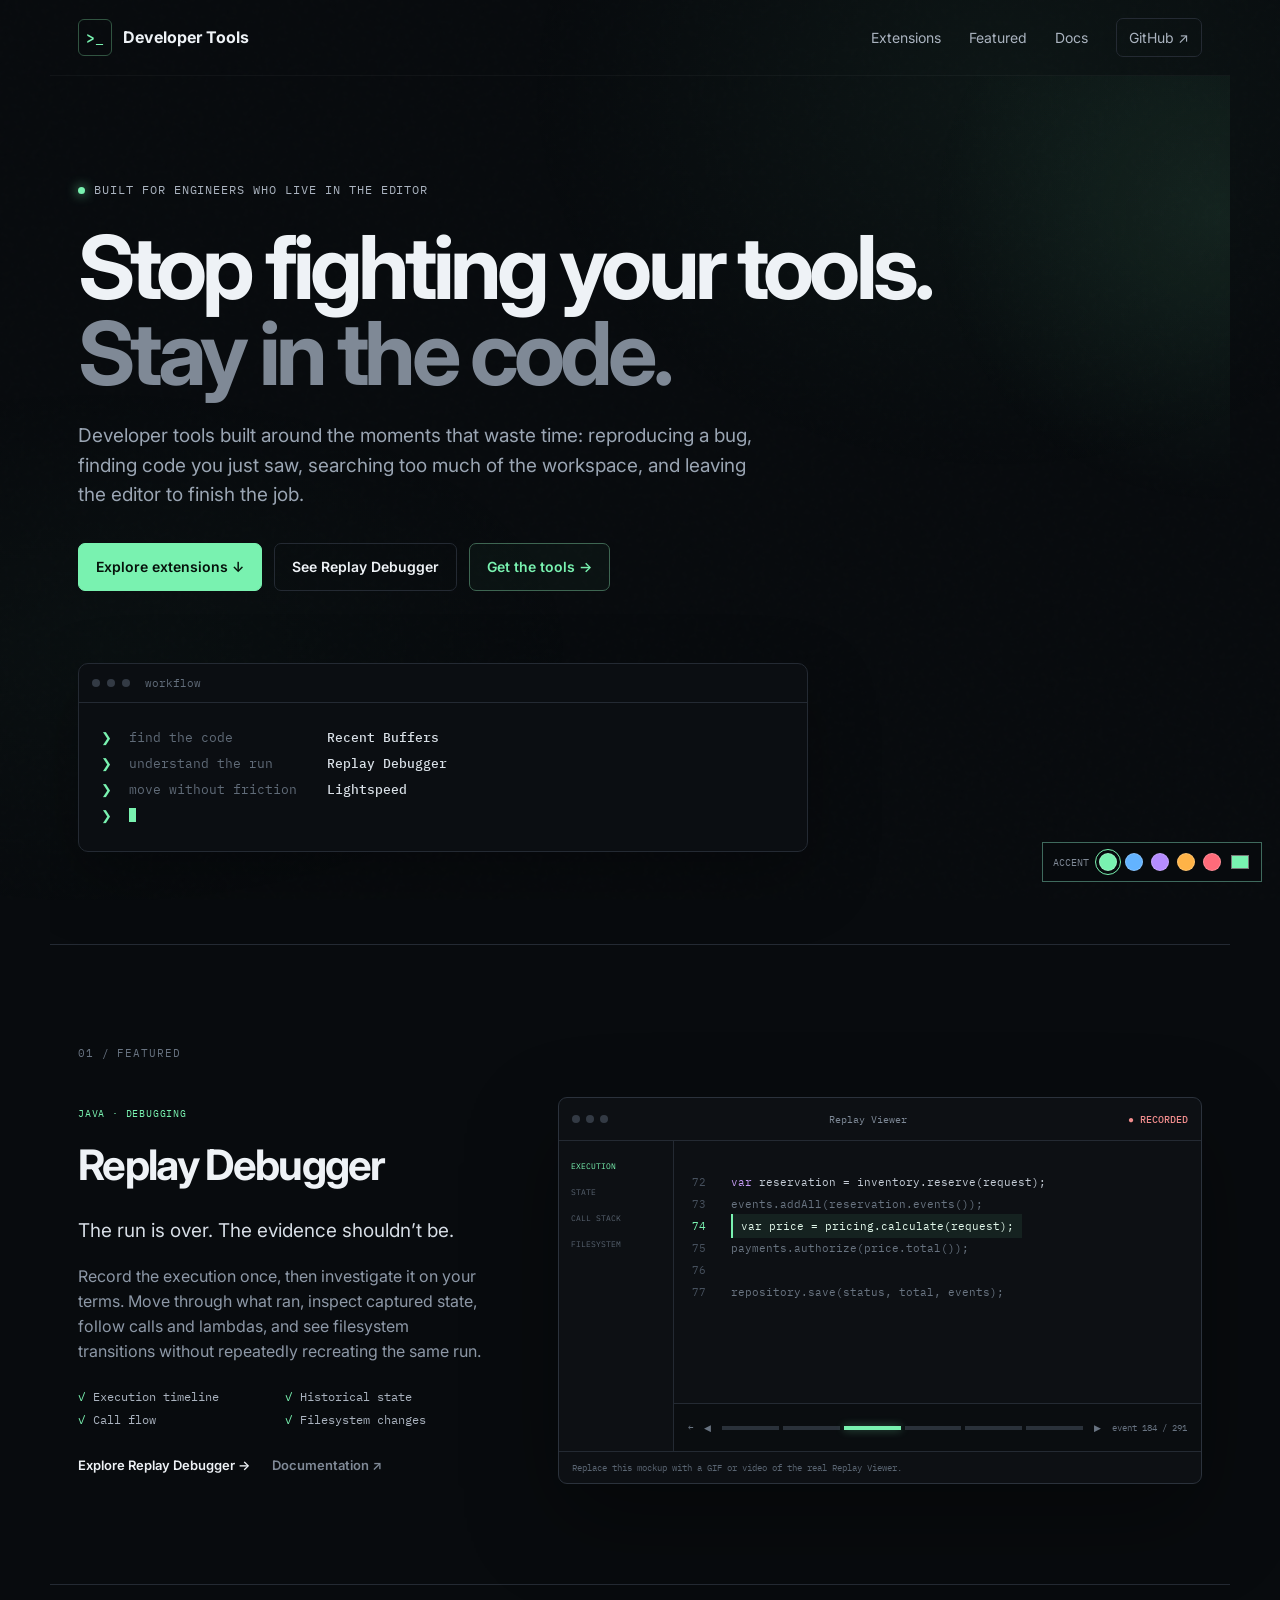
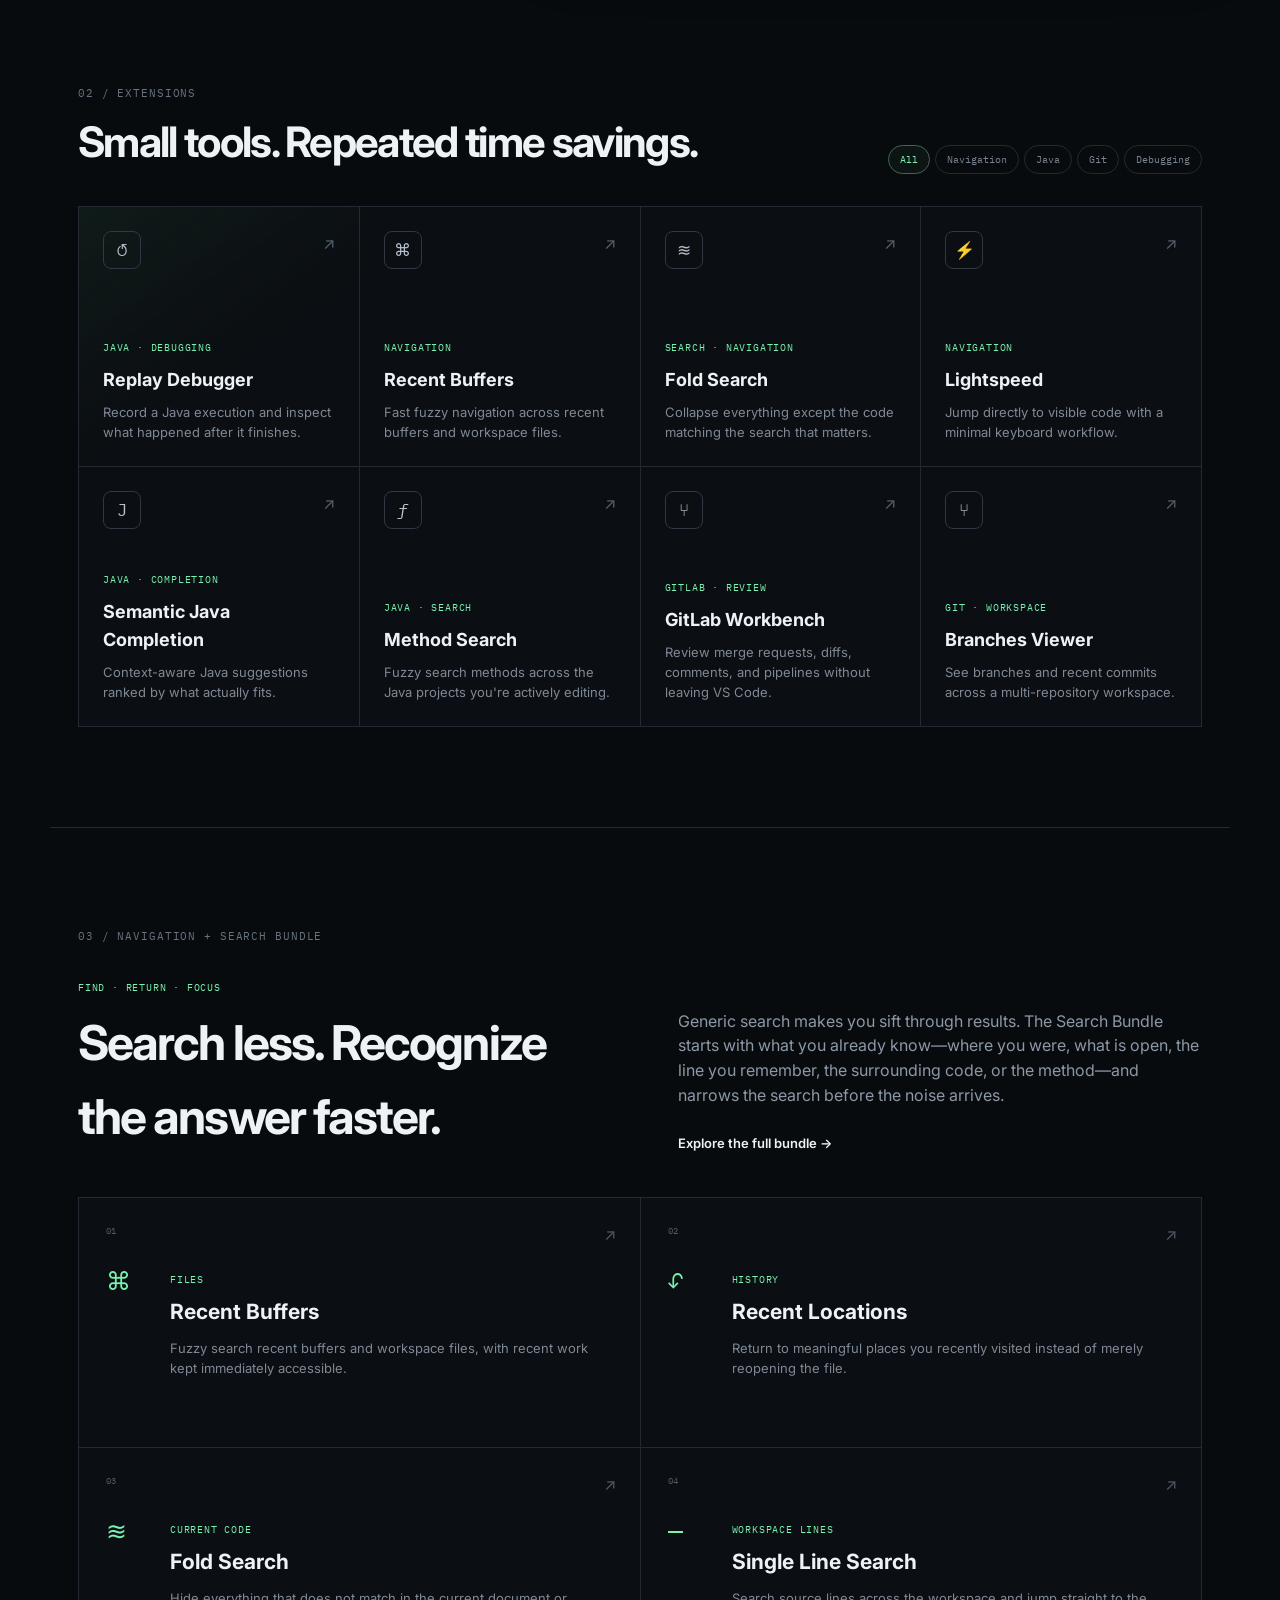
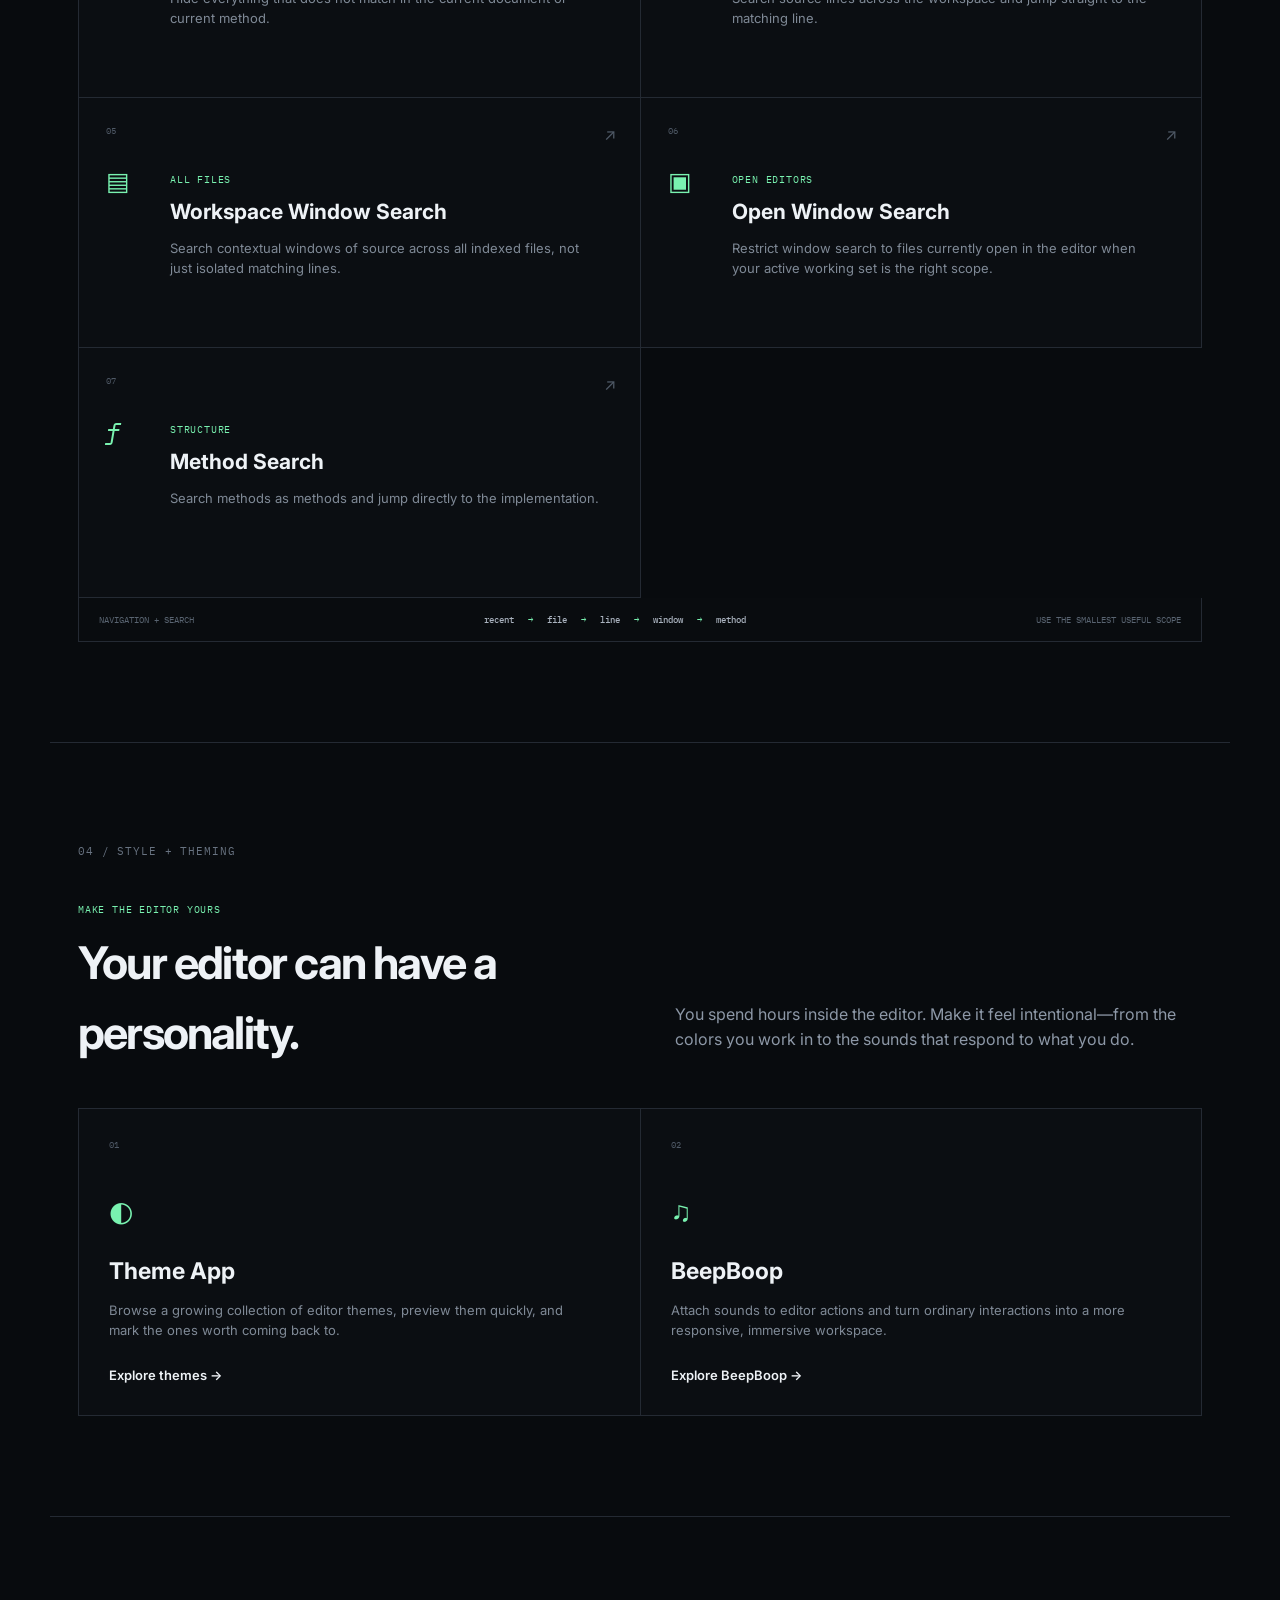
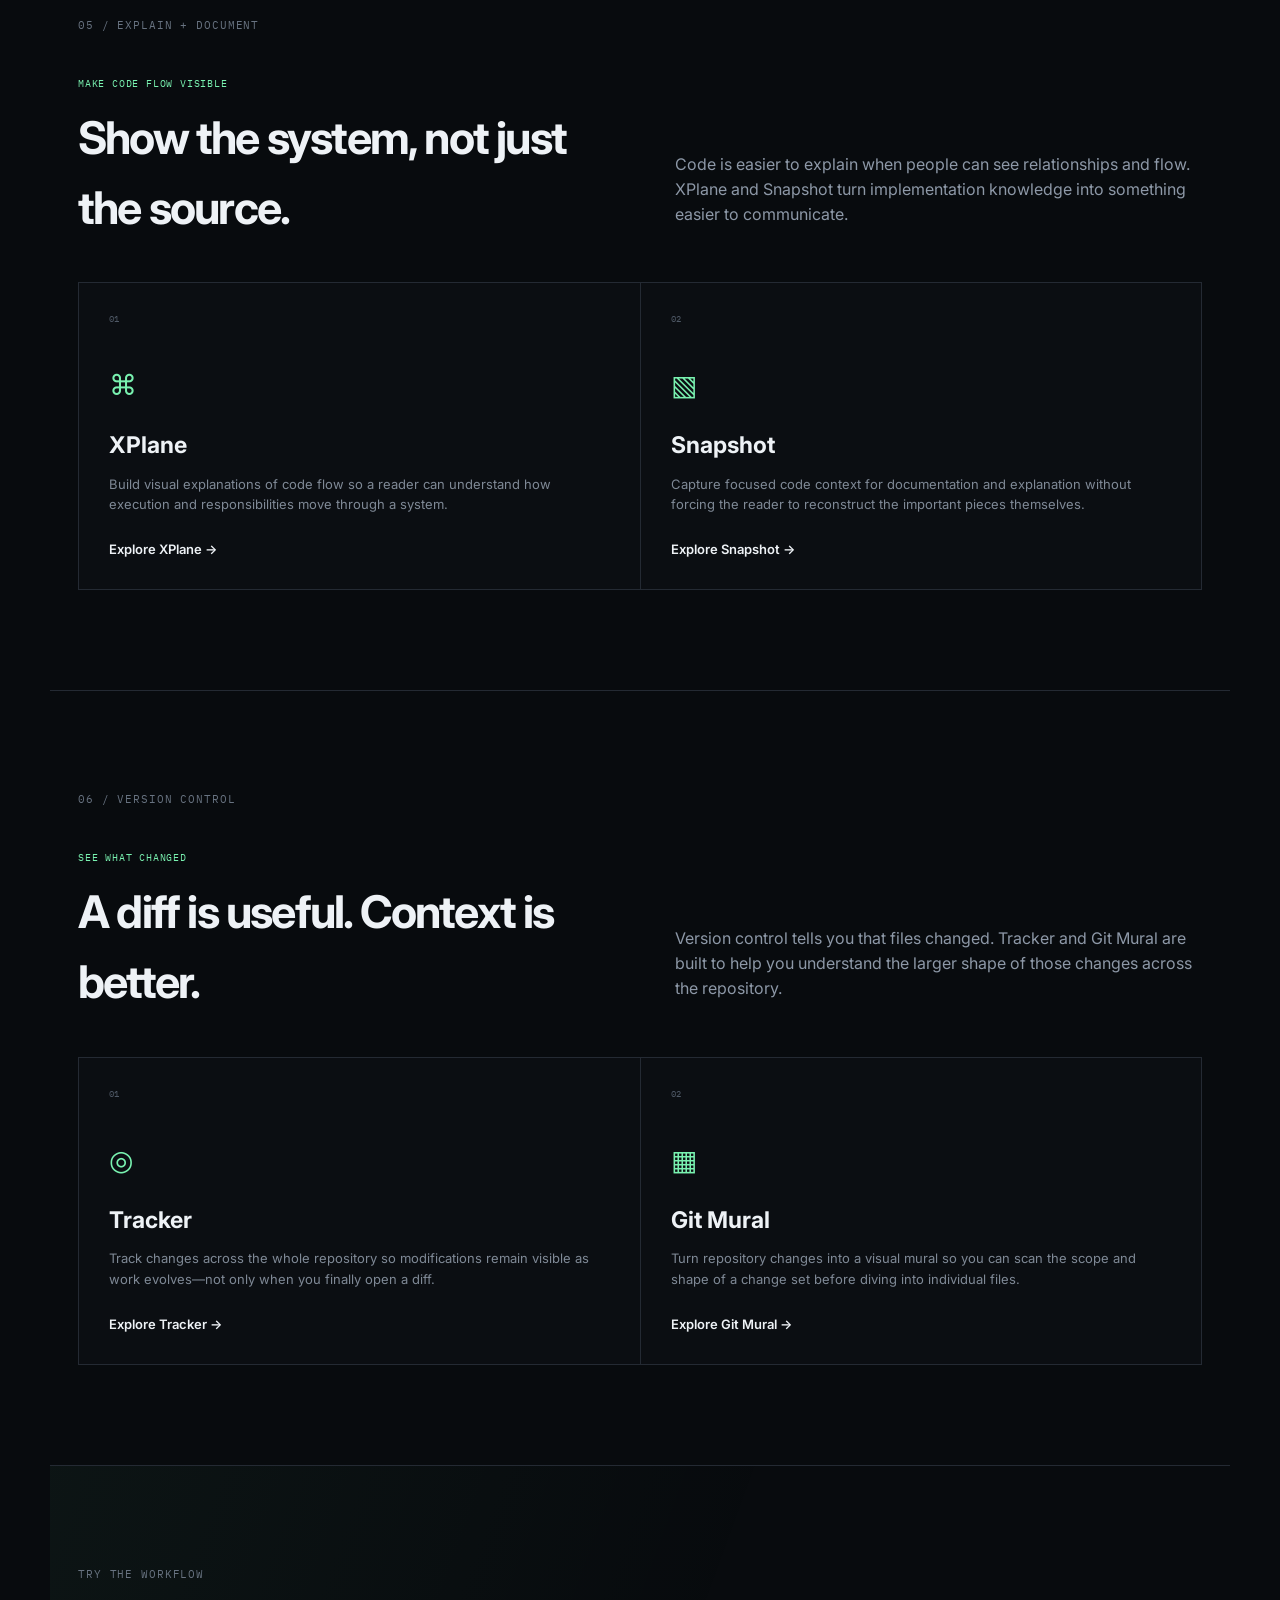
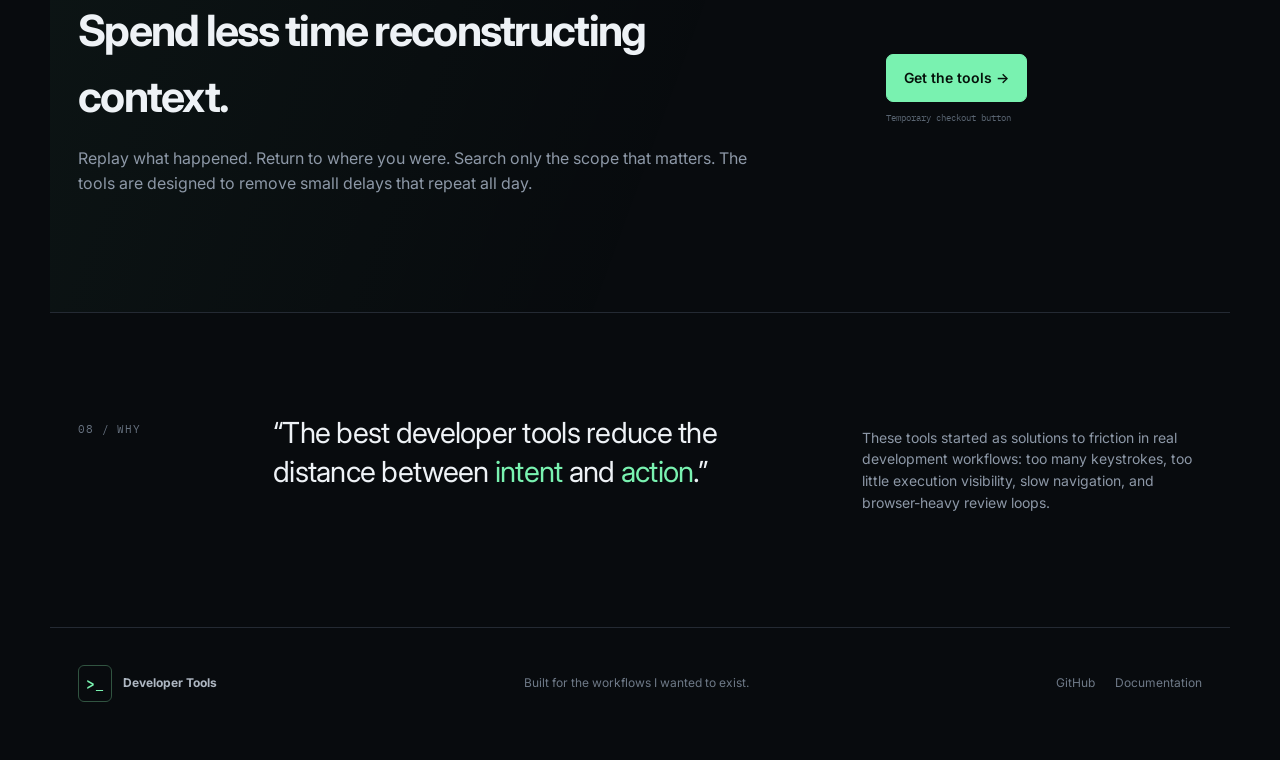
<file: index.html>
<!doctype html>
<html lang="en">
<head>
  <meta charset="utf-8">
  <meta name="viewport" content="width=device-width,initial-scale=1">
  <meta name="description" content="A collection of developer tools for debugging, navigation, Java development, testing, and code review.">
  <title>Developer Tools</title>
  <link rel="stylesheet" href="css/site.css">
</head>
<body>
  <div class="noise" aria-hidden="true"></div>
  <header class="site-header">
    <a class="brand" href="./" aria-label="Developer Tools home">
      <span class="brand-mark">&gt;_</span>
      <span>Developer Tools</span>
    </a>
    <nav>
      <a href="#extensions">Extensions</a>
      <a href="#featured">Featured</a>
      <a href="#" data-placeholder="Add your GitBook URL">Docs</a>
      <a class="nav-cta" href="#" data-placeholder="Add your GitHub profile URL">GitHub ↗</a>
    </nav>
  </header>

  <main>
    <section class="hero">
      <div class="eyebrow"><span class="pulse"></span> Built for engineers who live in the editor</div>
      <h1>Stop fighting your tools.<br><span>Stay in the code.</span></h1>
      <p class="hero-copy">Developer tools built around the moments that waste time: reproducing a bug, finding code you just saw, searching too much of the workspace, and leaving the editor to finish the job.</p>
      <div class="hero-actions">
        <a class="button primary" href="#extensions">Explore extensions <span>↓</span></a>
        <a class="button secondary" href="#featured">See Replay Debugger</a><a class="button buy-temp" href="#" data-placeholder="Temporary purchase button — connect pricing/checkout later">Get the tools <span>→</span></a>
      </div>
      <div class="terminal-card" aria-label="Example workflow">
        <div class="terminal-bar"><i></i><i></i><i></i><span>workflow</span></div>
        <div class="terminal-body">
          <div><span class="prompt">❯</span> <span class="muted">find the code</span><strong> Recent Buffers</strong></div>
          <div><span class="prompt">❯</span> <span class="muted">understand the run</span><strong> Replay Debugger</strong></div>
          <div><span class="prompt">❯</span> <span class="muted">move without friction</span><strong> Lightspeed</strong></div>
          <div class="cursor-line"><span class="prompt">❯</span> <span class="cursor"></span></div>
        </div>
      </div>
    </section>

    <section class="featured section" id="featured">
      <div class="section-kicker">01 / FEATURED</div>
      <div class="featured-grid">
        <div class="featured-copy">
          <div class="tag">JAVA · DEBUGGING</div>
          <h2>Replay Debugger</h2>
          <p class="lede">The run is over. The evidence shouldn’t be.</p>
          <p>Record the execution once, then investigate it on your terms. Move through what ran, inspect captured state, follow calls and lambdas, and see filesystem transitions without repeatedly recreating the same run.</p>
          <div class="feature-list">
            <span>Execution timeline</span><span>Historical state</span><span>Call flow</span><span>Filesystem changes</span>
          </div>
          <div class="inline-actions">
            <a class="text-link" href="extensions/replay-debugger.html">Explore Replay Debugger →</a>
            <a class="text-link subdued" href="#" data-placeholder="Add Replay Debugger GitBook URL">Documentation ↗</a>
          </div>
        </div>
        <div class="demo-window">
          <div class="window-titlebar">
            <div><i></i><i></i><i></i></div><span>Replay Viewer</span><b>● RECORDED</b>
          </div>
          <div class="mock-editor">
            <div class="mock-sidebar">
              <span class="active">EXECUTION</span><span>STATE</span><span>CALL STACK</span><span>FILESYSTEM</span>
            </div>
            <pre><span class="ln">72</span>  <span class="kw">var</span> reservation = inventory.reserve(request);
<span class="ln">73</span>  <span class="dim">events.addAll(reservation.events());</span>
<span class="ln active-line">74</span>  <span class="active-code">var price = pricing.calculate(request);</span>
<span class="ln">75</span>  <span class="dim">payments.authorize(price.total());</span>
<span class="ln">76</span>
<span class="ln">77</span>  <span class="dim">repository.save(status, total, events);</span></pre>
            <div class="timeline">
              <span>←</span><span>◀</span><div><i></i><i></i><i class="now"></i><i></i><i></i><i></i></div><span>▶</span><b>event 184 / 291</b>
            </div>
          </div>
          <div class="demo-caption">Replace this mockup with a GIF or video of the real Replay Viewer.</div>
        </div>
      </div>
    </section>

    <section class="section extensions" id="extensions">
      <div class="section-heading">
        <div><div class="section-kicker">02 / EXTENSIONS</div><h2>Small tools. Repeated time savings.</h2></div>
        <div class="filters" role="group" aria-label="Filter extensions">
          <button class="active" data-filter="all">All</button>
          <button data-filter="navigation">Navigation</button>
          <button data-filter="java">Java</button>
          <button data-filter="git">Git</button>
          <button data-filter="debugging">Debugging</button>
        </div>
      </div>

      <div class="extension-grid">
        <a class="extension-card standout" href="extensions/replay-debugger.html" data-category="java debugging">
          <div class="card-top"><span class="icon">↺</span><span class="card-arrow">↗</span></div>
          <div><span class="tag">JAVA · DEBUGGING</span><h3>Replay Debugger</h3><p>Record a Java execution and inspect what happened after it finishes.</p></div>
        </a>
        <article class="extension-card" data-category="navigation">
          <div class="card-top"><span class="icon">⌘</span><span class="card-arrow">↗</span></div>
          <div><span class="tag">NAVIGATION</span><h3>Recent Buffers</h3><p>Fast fuzzy navigation across recent buffers and workspace files.</p></div>
        </article>
        <article class="extension-card" data-category="navigation">
          <div class="card-top"><span class="icon">≋</span><span class="card-arrow">↗</span></div>
          <div><span class="tag">SEARCH · NAVIGATION</span><h3>Fold Search</h3><p>Collapse everything except the code matching the search that matters.</p></div>
        </article>
        <article class="extension-card" data-category="navigation">
          <div class="card-top"><span class="icon">⚡</span><span class="card-arrow">↗</span></div>
          <div><span class="tag">NAVIGATION</span><h3>Lightspeed</h3><p>Jump directly to visible code with a minimal keyboard workflow.</p></div>
        </article>
        <article class="extension-card" data-category="java">
          <div class="card-top"><span class="icon">J</span><span class="card-arrow">↗</span></div>
          <div><span class="tag">JAVA · COMPLETION</span><h3>Semantic Java Completion</h3><p>Context-aware Java suggestions ranked by what actually fits.</p></div>
        </article>
        <article class="extension-card" data-category="java navigation">
          <div class="card-top"><span class="icon">ƒ</span><span class="card-arrow">↗</span></div>
          <div><span class="tag">JAVA · SEARCH</span><h3>Method Search</h3><p>Fuzzy search methods across the Java projects you're actively editing.</p></div>
        </article>
        <article class="extension-card" data-category="git">
          <div class="card-top"><span class="icon">⑂</span><span class="card-arrow">↗</span></div>
          <div><span class="tag">GITLAB · REVIEW</span><h3>GitLab Workbench</h3><p>Review merge requests, diffs, comments, and pipelines without leaving VS Code.</p></div>
        </article>
        <article class="extension-card" data-category="git">
          <div class="card-top"><span class="icon">⑂</span><span class="card-arrow">↗</span></div>
          <div><span class="tag">GIT · WORKSPACE</span><h3>Branches Viewer</h3><p>See branches and recent commits across a multi-repository workspace.</p></div>
        </article>
      </div>
    </section>


    <section class="search-bundle section" id="search-bundle">
      <div class="section-kicker">03 / NAVIGATION + SEARCH BUNDLE</div>
      <div class="bundle-header">
        <div><div class="tag">FIND · RETURN · FOCUS</div><h2>Search less. Recognize the answer faster.</h2></div>
        <div>
          <p>Generic search makes you sift through results. The Search Bundle starts with what you already know—where you were, what is open, the line you remember, the surrounding code, or the method—and narrows the search before the noise arrives.</p>
          <a class="text-link" href="extensions/search-bundle.html">Explore the full bundle →</a>
        </div>
      </div>
      <div class="bundle-grid">
        <a class="bundle-card" href="extensions/search-bundle.html#recent-buffers"><div class="bundle-number">01</div><div class="bundle-glyph">⌘</div><div><span class="tag">FILES</span><h3>Recent Buffers</h3><p>Fuzzy search recent buffers and workspace files, with recent work kept immediately accessible.</p></div><span class="bundle-arrow">↗</span></a>
        <a class="bundle-card" href="extensions/search-bundle.html#recent-locations"><div class="bundle-number">02</div><div class="bundle-glyph">↶</div><div><span class="tag">HISTORY</span><h3>Recent Locations</h3><p>Return to meaningful places you recently visited instead of merely reopening the file.</p></div><span class="bundle-arrow">↗</span></a>
        <a class="bundle-card" href="extensions/search-bundle.html#fold-search"><div class="bundle-number">03</div><div class="bundle-glyph">≋</div><div><span class="tag">CURRENT CODE</span><h3>Fold Search</h3><p>Hide everything that does not match in the current document or current method.</p></div><span class="bundle-arrow">↗</span></a>
        <a class="bundle-card" href="extensions/search-bundle.html#single-line-search"><div class="bundle-number">04</div><div class="bundle-glyph">—</div><div><span class="tag">WORKSPACE LINES</span><h3>Single Line Search</h3><p>Search source lines across the workspace and jump straight to the matching line.</p></div><span class="bundle-arrow">↗</span></a>
        <a class="bundle-card" href="extensions/search-bundle.html#workspace-window-search"><div class="bundle-number">05</div><div class="bundle-glyph">▤</div><div><span class="tag">ALL FILES</span><h3>Workspace Window Search</h3><p>Search contextual windows of source across all indexed files, not just isolated matching lines.</p></div><span class="bundle-arrow">↗</span></a>
        <a class="bundle-card" href="extensions/search-bundle.html#open-window-search"><div class="bundle-number">06</div><div class="bundle-glyph">▣</div><div><span class="tag">OPEN EDITORS</span><h3>Open Window Search</h3><p>Restrict window search to files currently open in the editor when your active working set is the right scope.</p></div><span class="bundle-arrow">↗</span></a>
        <a class="bundle-card" href="extensions/search-bundle.html#method-search"><div class="bundle-number">07</div><div class="bundle-glyph">ƒ</div><div><span class="tag">STRUCTURE</span><h3>Method Search</h3><p>Search methods as methods and jump directly to the implementation.</p></div><span class="bundle-arrow">↗</span></a>
      </div>
      <div class="bundle-footer"><span>NAVIGATION + SEARCH</span><div class="bundle-flow"><b>recent</b><i>→</i><b>file</b><i>→</i><b>line</b><i>→</i><b>window</b><i>→</i><b>method</b></div><span>USE THE SMALLEST USEFUL SCOPE</span></div>
    </section>

    <section class="category-showcase section" id="style-theming">
      <div class="section-kicker">04 / STYLE + THEMING</div>
      <div class="category-head"><div><span class="tag">MAKE THE EDITOR YOURS</span><h2>Your editor can have a personality.</h2></div><p>You spend hours inside the editor. Make it feel intentional—from the colors you work in to the sounds that respond to what you do.</p></div>
      <div class="category-grid two">
        <a class="category-card" href="extensions/theme-app.html"><span class="category-no">01</span><div class="category-symbol">◐</div><h3>Theme App</h3><p>Browse a growing collection of editor themes, preview them quickly, and mark the ones worth coming back to.</p><span class="text-link">Explore themes →</span></a>
        <a class="category-card" href="extensions/beepboop.html"><span class="category-no">02</span><div class="category-symbol">♫</div><h3>BeepBoop</h3><p>Attach sounds to editor actions and turn ordinary interactions into a more responsive, immersive workspace.</p><span class="text-link">Explore BeepBoop →</span></a>
      </div>
    </section>

    <section class="category-showcase section" id="documentation-tools">
      <div class="section-kicker">05 / EXPLAIN + DOCUMENT</div>
      <div class="category-head"><div><span class="tag">MAKE CODE FLOW VISIBLE</span><h2>Show the system, not just the source.</h2></div><p>Code is easier to explain when people can see relationships and flow. XPlane and Snapshot turn implementation knowledge into something easier to communicate.</p></div>
      <div class="category-grid two">
        <a class="category-card" href="extensions/xplane.html"><span class="category-no">01</span><div class="category-symbol">⌘</div><h3>XPlane</h3><p>Build visual explanations of code flow so a reader can understand how execution and responsibilities move through a system.</p><span class="text-link">Explore XPlane →</span></a>
        <a class="category-card" href="extensions/snapshot.html"><span class="category-no">02</span><div class="category-symbol">▧</div><h3>Snapshot</h3><p>Capture focused code context for documentation and explanation without forcing the reader to reconstruct the important pieces themselves.</p><span class="text-link">Explore Snapshot →</span></a>
      </div>
    </section>

    <section class="category-showcase section" id="version-control">
      <div class="section-kicker">06 / VERSION CONTROL</div>
      <div class="category-head"><div><span class="tag">SEE WHAT CHANGED</span><h2>A diff is useful. Context is better.</h2></div><p>Version control tells you that files changed. Tracker and Git Mural are built to help you understand the larger shape of those changes across the repository.</p></div>
      <div class="category-grid two">
        <a class="category-card" href="extensions/tracker.html"><span class="category-no">01</span><div class="category-symbol">◎</div><h3>Tracker</h3><p>Track changes across the whole repository so modifications remain visible as work evolves—not only when you finally open a diff.</p><span class="text-link">Explore Tracker →</span></a>
        <a class="category-card" href="extensions/git-mural.html"><span class="category-no">02</span><div class="category-symbol">▦</div><h3>Git Mural</h3><p>Turn repository changes into a visual mural so you can scan the scope and shape of a change set before diving into individual files.</p><span class="text-link">Explore Git Mural →</span></a>
      </div>
    </section>

    <section class="purchase-strip section" id="get-tools">
      <div>
        <div class="section-kicker">TRY THE WORKFLOW</div>
        <h2>Spend less time reconstructing context.</h2>
        <p>Replay what happened. Return to where you were. Search only the scope that matters. The tools are designed to remove small delays that repeat all day.</p>
      </div>
      <div class="purchase-actions">
        <a class="button primary" href="#" data-placeholder="Temporary purchase button — connect pricing/checkout later">Get the tools →</a>
        <span>Temporary checkout button</span>
      </div>
    </section>

    <section class="philosophy section">
      <div class="section-kicker">08 / WHY</div>
      <blockquote>“The best developer tools reduce the distance between <em>intent</em> and <em>action</em>.”</blockquote>
      <p>These tools started as solutions to friction in real development workflows: too many keystrokes, too little execution visibility, slow navigation, and browser-heavy review loops.</p>
    </section>
  </main>

  <footer>
    <div class="brand"><span class="brand-mark">&gt;_</span><span>Developer Tools</span></div>
    <p>Built for the workflows I wanted to exist.</p>
    <div><a href="#" data-placeholder="Add GitHub URL">GitHub</a><a href="#" data-placeholder="Add GitBook URL">Documentation</a></div>
  </footer>

  <div class="toast" id="toast" role="status" aria-live="polite"></div>
  <script src="js/site.js"></script>

<div class="theme-picker" aria-label="Theme accent color">
  <span class="theme-picker-label">ACCENT</span>
  <button class="theme-swatch" style="--swatch:#79f2b0" data-theme-color="#79f2b0" title="Mint"></button>
  <button class="theme-swatch" style="--swatch:#63b3ff" data-theme-color="#63b3ff" title="Blue"></button>
  <button class="theme-swatch" style="--swatch:#b58cff" data-theme-color="#b58cff" title="Violet"></button>
  <button class="theme-swatch" style="--swatch:#ffb347" data-theme-color="#ffb347" title="Amber"></button>
  <button class="theme-swatch" style="--swatch:#ff6b7a" data-theme-color="#ff6b7a" title="Red"></button>
  <input class="theme-custom" type="color" value="#79f2b0" title="Custom accent color" aria-label="Custom accent color">
</div>

</body>
</html>
</file>
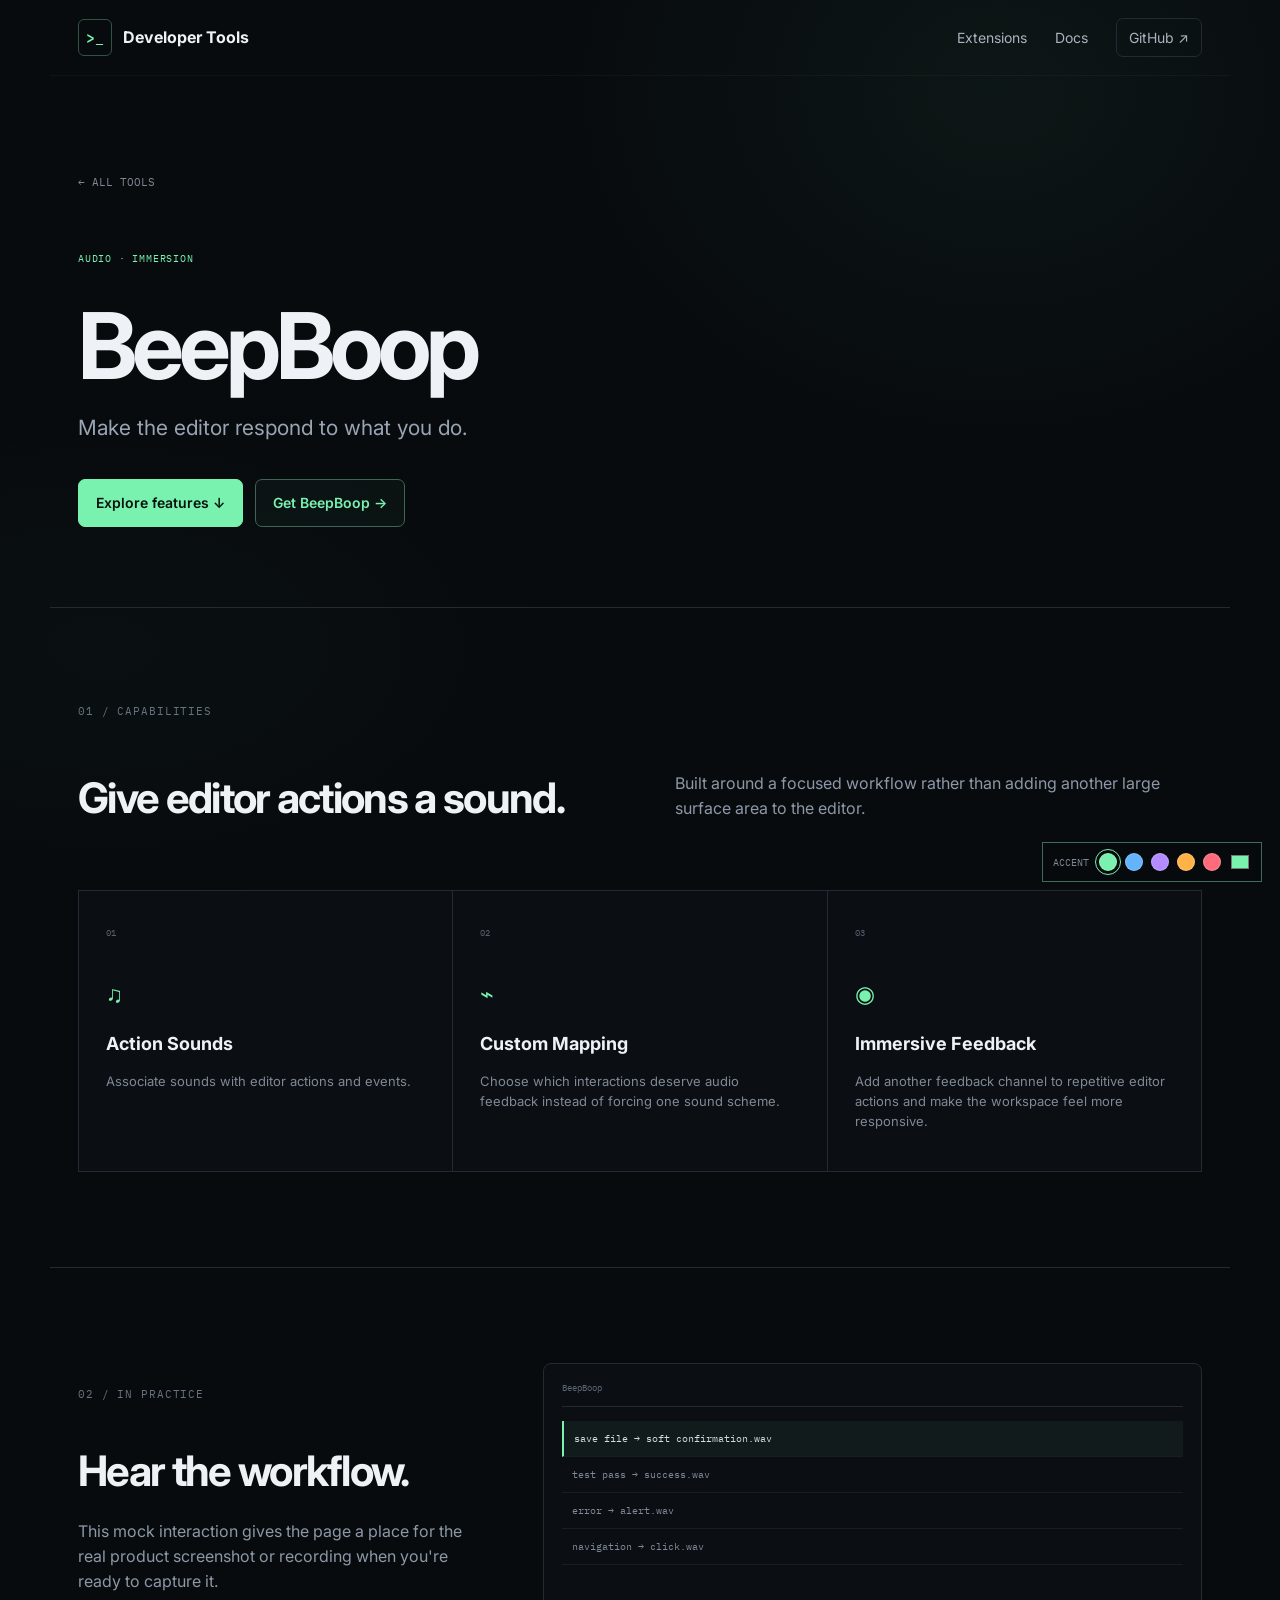
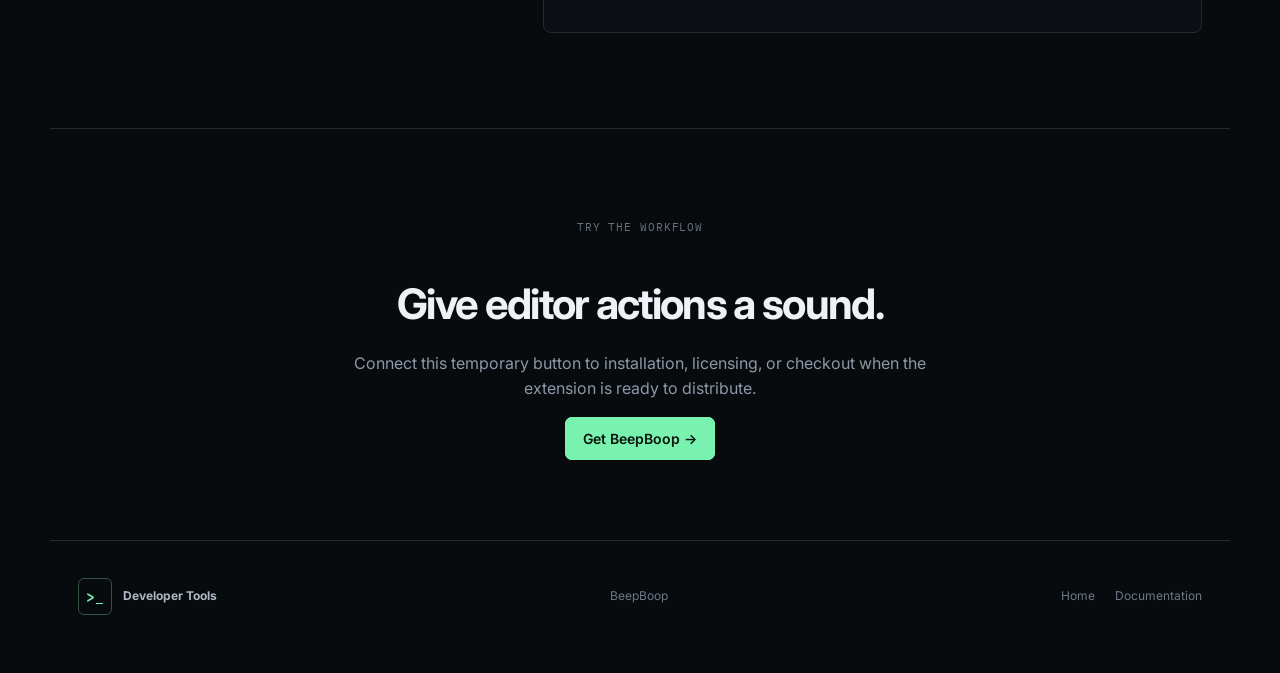
<file: extensions/beepboop.html>
<!doctype html><html lang="en"><head><meta charset="utf-8"><meta name="viewport" content="width=device-width,initial-scale=1"><title>BeepBoop · Developer Tools</title><link rel="stylesheet" href="../css/site.css"><style>
.p-hero{max-width:1180px;margin:auto;padding:92px 28px 80px}.back{font:11px "IBM Plex Mono";color:#7f8996}.p-hero h1{font-size:clamp(54px,8vw,92px);margin:35px 0 18px}.p-hero .intro{font-size:21px;color:#9aa5b3;max-width:800px}.p-grid{max-width:1180px;margin:auto;padding:95px 28px;border-top:1px solid var(--line)}.p-grid-head{display:grid;grid-template-columns:1fr 1fr;gap:70px;margin-bottom:45px}.p-grid-head p{color:var(--muted)}.feature-grid{display:grid;grid-template-columns:repeat(3,1fr);border-left:1px solid var(--line);border-top:1px solid var(--line)}.feature{min-height:255px;padding:27px;border-right:1px solid var(--line);border-bottom:1px solid var(--line);background:#0b0e12}.feature-num{font:9px "IBM Plex Mono";color:#56616e}.feature-icon{font:23px "IBM Plex Mono";color:var(--accent);margin:35px 0 22px}.feature h3{font-size:18px;margin:0 0 8px}.feature p{font-size:13px;color:#7f8996}.demo{max-width:1180px;margin:auto;padding:95px 28px;border-top:1px solid var(--line);display:grid;grid-template-columns:.75fr 1.25fr;gap:70px;align-items:center}.demo p{color:var(--muted)}.demo-ui{border:1px solid var(--line);border-radius:8px;background:#0b0e12;padding:18px;min-height:270px}.fake-title{font:9px "IBM Plex Mono";color:#5d6875;border-bottom:1px solid var(--line);padding-bottom:13px;margin-bottom:14px}.result{padding:10px;border-bottom:1px solid #181e25;font:10px/1.5 "IBM Plex Mono";color:#7f8996}.result.active{border-left:2px solid var(--accent);background:rgba(121,242,176,.055);color:#d4dce5}.cta{max-width:1180px;margin:auto;padding:90px 28px;border-top:1px solid var(--line);text-align:center}.cta p{color:var(--muted);max-width:600px;margin:0 auto 25px}@media(max-width:760px){.feature-grid,.p-grid-head,.demo{grid-template-columns:1fr}}
</style></head><body><header class="site-header"><a class="brand" href="../index.html"><span class="brand-mark">&gt;_</span><span>Developer Tools</span></a><nav><a href="../index.html#extensions">Extensions</a><a href="#" data-placeholder="Add documentation URL">Docs</a><a class="nav-cta" href="#" data-placeholder="Add GitHub URL">GitHub ↗</a></nav></header><main>
<section class="p-hero"><a class="back" href="../index.html">← ALL TOOLS</a><div class="tag" style="margin-top:58px">AUDIO · IMMERSION</div><h1>BeepBoop</h1><p class="intro">Make the editor respond to what you do.</p><div class="hero-actions"><a class="button primary" href="#features">Explore features ↓</a><a class="button buy-temp" href="#" data-placeholder="Temporary BeepBoop purchase button — connect checkout later">Get BeepBoop →</a></div></section>
<section class="p-grid" id="features"><div class="section-kicker">01 / CAPABILITIES</div><div class="p-grid-head"><h2>Give editor actions a sound.</h2><p>Built around a focused workflow rather than adding another large surface area to the editor.</p></div><div class="feature-grid"><article class="feature"><span class="feature-num">01</span><div class="feature-icon">♫</div><h3>Action Sounds</h3><p>Associate sounds with editor actions and events.</p></article><article class="feature"><span class="feature-num">02</span><div class="feature-icon">⌁</div><h3>Custom Mapping</h3><p>Choose which interactions deserve audio feedback instead of forcing one sound scheme.</p></article><article class="feature"><span class="feature-num">03</span><div class="feature-icon">◉</div><h3>Immersive Feedback</h3><p>Add another feedback channel to repetitive editor actions and make the workspace feel more responsive.</p></article></div></section>
<section class="demo"><div><div class="section-kicker">02 / IN PRACTICE</div><h2>Hear the workflow.</h2><p>This mock interaction gives the page a place for the real product screenshot or recording when you're ready to capture it.</p></div><div class="demo-ui"><div class="fake-title">BeepBoop</div><div class="result active">save file  →  soft confirmation.wav</div><div class="result">test pass  →  success.wav</div><div class="result">error  →  alert.wav</div><div class="result">navigation  →  click.wav</div></div></section>
<section class="cta"><div class="section-kicker">TRY THE WORKFLOW</div><h2>Give editor actions a sound.</h2><p>Connect this temporary button to installation, licensing, or checkout when the extension is ready to distribute.</p><a class="button primary" href="#" data-placeholder="Temporary BeepBoop purchase button — connect checkout later">Get BeepBoop →</a></section>
</main><footer><div class="brand"><span class="brand-mark">&gt;_</span><span>Developer Tools</span></div><p>BeepBoop</p><div><a href="../index.html">Home</a><a href="#" data-placeholder="Add documentation URL">Documentation</a></div></footer><div class="toast" id="toast"></div><script src="../js/site.js"></script>
<div class="theme-picker" aria-label="Theme accent color">
  <span class="theme-picker-label">ACCENT</span>
  <button class="theme-swatch" style="--swatch:#79f2b0" data-theme-color="#79f2b0" title="Mint"></button>
  <button class="theme-swatch" style="--swatch:#63b3ff" data-theme-color="#63b3ff" title="Blue"></button>
  <button class="theme-swatch" style="--swatch:#b58cff" data-theme-color="#b58cff" title="Violet"></button>
  <button class="theme-swatch" style="--swatch:#ffb347" data-theme-color="#ffb347" title="Amber"></button>
  <button class="theme-swatch" style="--swatch:#ff6b7a" data-theme-color="#ff6b7a" title="Red"></button>
  <input class="theme-custom" type="color" value="#79f2b0" title="Custom accent color" aria-label="Custom accent color">
</div>

</body></html>
</file>
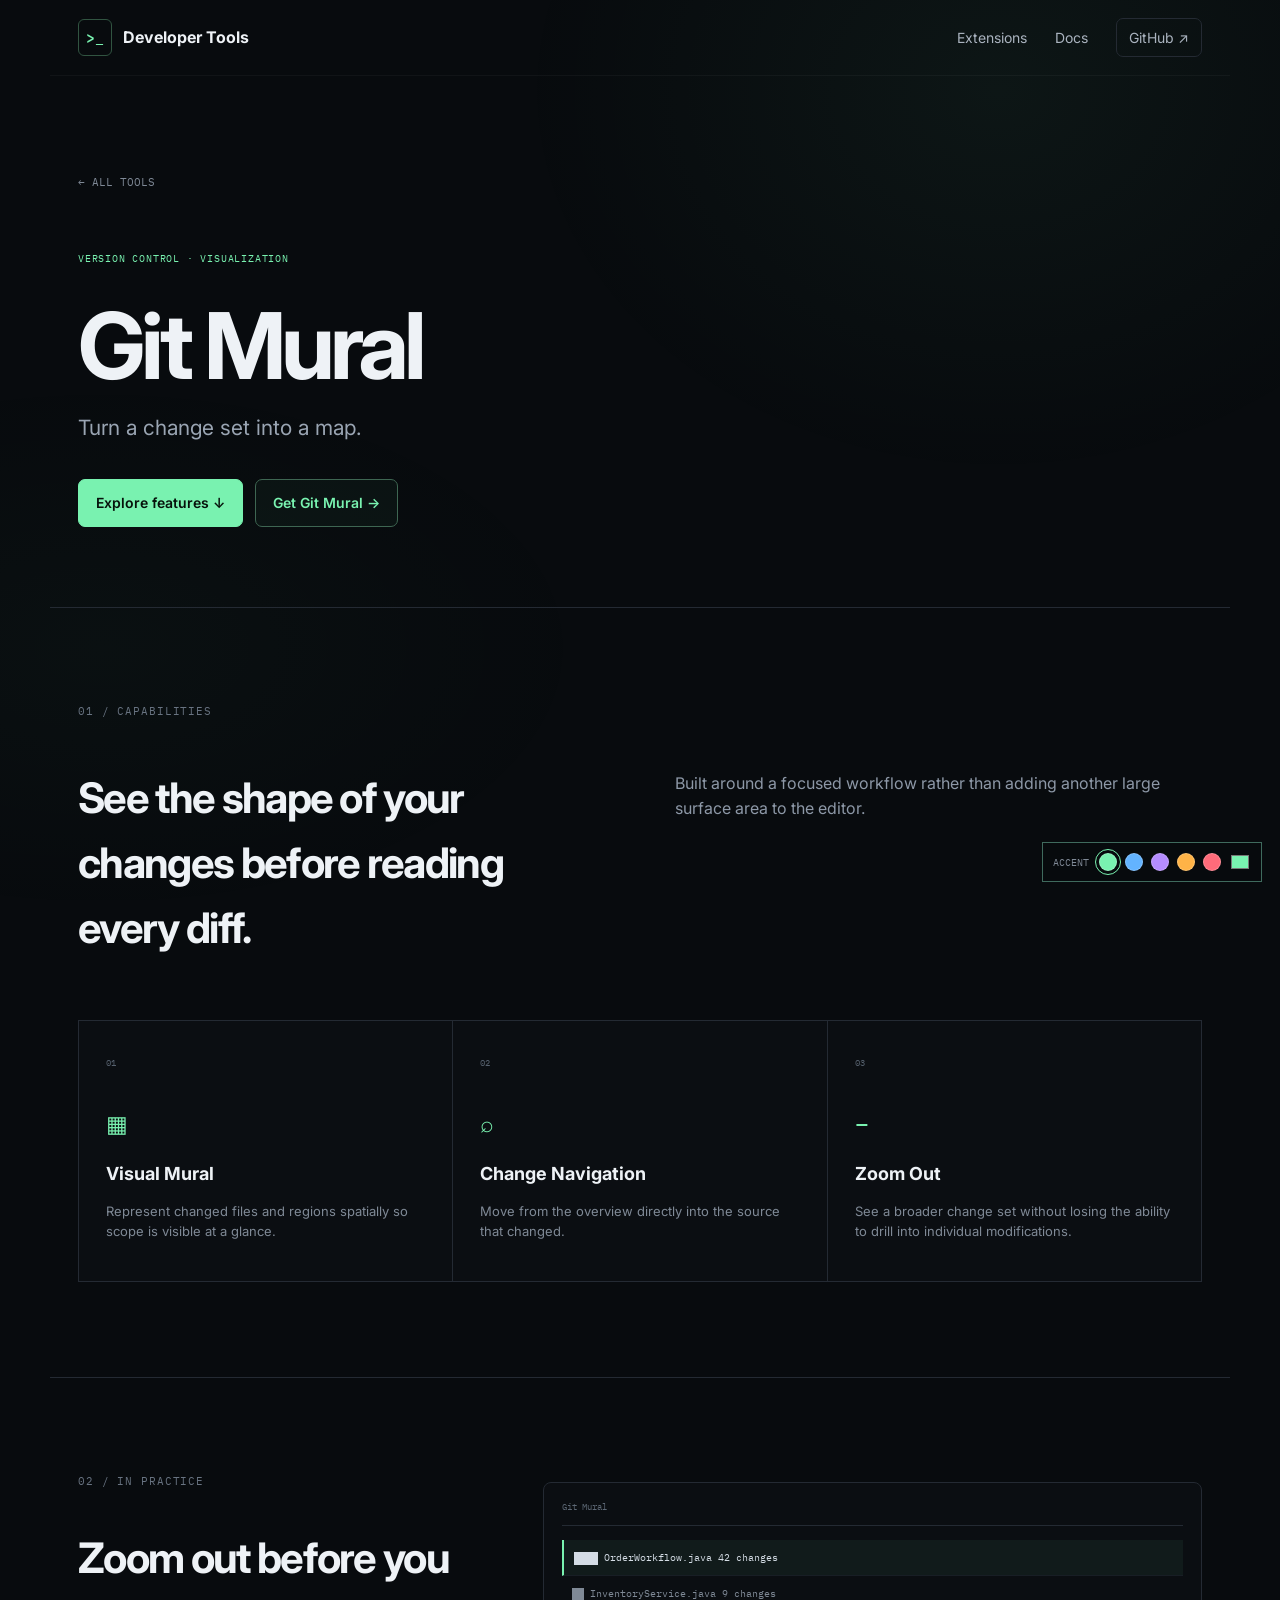
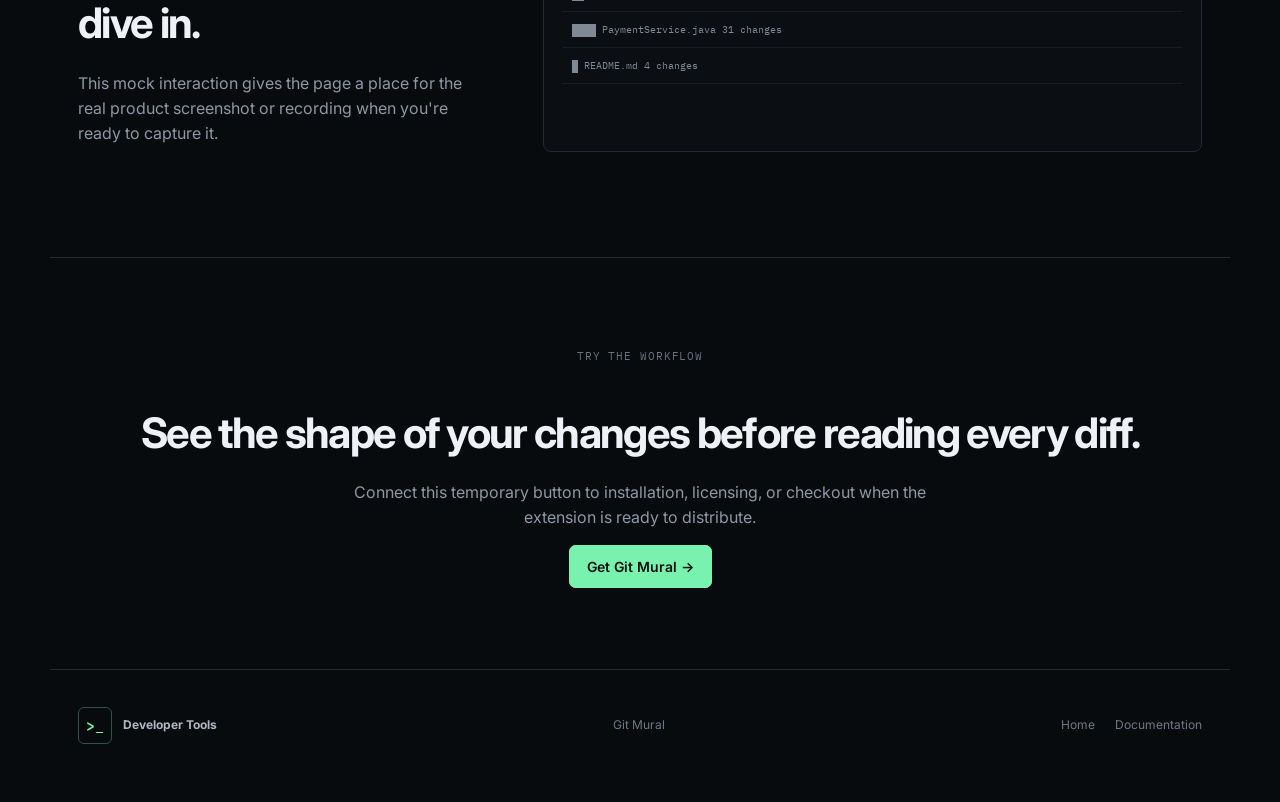
<file: extensions/git-mural.html>
<!doctype html><html lang="en"><head><meta charset="utf-8"><meta name="viewport" content="width=device-width,initial-scale=1"><title>Git Mural · Developer Tools</title><link rel="stylesheet" href="../css/site.css"><style>
.p-hero{max-width:1180px;margin:auto;padding:92px 28px 80px}.back{font:11px "IBM Plex Mono";color:#7f8996}.p-hero h1{font-size:clamp(54px,8vw,92px);margin:35px 0 18px}.p-hero .intro{font-size:21px;color:#9aa5b3;max-width:800px}.p-grid{max-width:1180px;margin:auto;padding:95px 28px;border-top:1px solid var(--line)}.p-grid-head{display:grid;grid-template-columns:1fr 1fr;gap:70px;margin-bottom:45px}.p-grid-head p{color:var(--muted)}.feature-grid{display:grid;grid-template-columns:repeat(3,1fr);border-left:1px solid var(--line);border-top:1px solid var(--line)}.feature{min-height:255px;padding:27px;border-right:1px solid var(--line);border-bottom:1px solid var(--line);background:#0b0e12}.feature-num{font:9px "IBM Plex Mono";color:#56616e}.feature-icon{font:23px "IBM Plex Mono";color:var(--accent);margin:35px 0 22px}.feature h3{font-size:18px;margin:0 0 8px}.feature p{font-size:13px;color:#7f8996}.demo{max-width:1180px;margin:auto;padding:95px 28px;border-top:1px solid var(--line);display:grid;grid-template-columns:.75fr 1.25fr;gap:70px;align-items:center}.demo p{color:var(--muted)}.demo-ui{border:1px solid var(--line);border-radius:8px;background:#0b0e12;padding:18px;min-height:270px}.fake-title{font:9px "IBM Plex Mono";color:#5d6875;border-bottom:1px solid var(--line);padding-bottom:13px;margin-bottom:14px}.result{padding:10px;border-bottom:1px solid #181e25;font:10px/1.5 "IBM Plex Mono";color:#7f8996}.result.active{border-left:2px solid var(--accent);background:rgba(121,242,176,.055);color:#d4dce5}.cta{max-width:1180px;margin:auto;padding:90px 28px;border-top:1px solid var(--line);text-align:center}.cta p{color:var(--muted);max-width:600px;margin:0 auto 25px}@media(max-width:760px){.feature-grid,.p-grid-head,.demo{grid-template-columns:1fr}}
</style></head><body><header class="site-header"><a class="brand" href="../index.html"><span class="brand-mark">&gt;_</span><span>Developer Tools</span></a><nav><a href="../index.html#extensions">Extensions</a><a href="#" data-placeholder="Add documentation URL">Docs</a><a class="nav-cta" href="#" data-placeholder="Add GitHub URL">GitHub ↗</a></nav></header><main>
<section class="p-hero"><a class="back" href="../index.html">← ALL TOOLS</a><div class="tag" style="margin-top:58px">VERSION CONTROL · VISUALIZATION</div><h1>Git Mural</h1><p class="intro">Turn a change set into a map.</p><div class="hero-actions"><a class="button primary" href="#features">Explore features ↓</a><a class="button buy-temp" href="#" data-placeholder="Temporary Git Mural purchase button — connect checkout later">Get Git Mural →</a></div></section>
<section class="p-grid" id="features"><div class="section-kicker">01 / CAPABILITIES</div><div class="p-grid-head"><h2>See the shape of your changes before reading every diff.</h2><p>Built around a focused workflow rather than adding another large surface area to the editor.</p></div><div class="feature-grid"><article class="feature"><span class="feature-num">01</span><div class="feature-icon">▦</div><h3>Visual Mural</h3><p>Represent changed files and regions spatially so scope is visible at a glance.</p></article><article class="feature"><span class="feature-num">02</span><div class="feature-icon">⌕</div><h3>Change Navigation</h3><p>Move from the overview directly into the source that changed.</p></article><article class="feature"><span class="feature-num">03</span><div class="feature-icon">−</div><h3>Zoom Out</h3><p>See a broader change set without losing the ability to drill into individual modifications.</p></article></div></section>
<section class="demo"><div><div class="section-kicker">02 / IN PRACTICE</div><h2>Zoom out before you dive in.</h2><p>This mock interaction gives the page a place for the real product screenshot or recording when you're ready to capture it.</p></div><div class="demo-ui"><div class="fake-title">Git Mural</div><div class="result active">████ OrderWorkflow.java   42 changes</div><div class="result">██   InventoryService.java  9 changes</div><div class="result">████ PaymentService.java   31 changes</div><div class="result">█    README.md              4 changes</div></div></section>
<section class="cta"><div class="section-kicker">TRY THE WORKFLOW</div><h2>See the shape of your changes before reading every diff.</h2><p>Connect this temporary button to installation, licensing, or checkout when the extension is ready to distribute.</p><a class="button primary" href="#" data-placeholder="Temporary Git Mural purchase button — connect checkout later">Get Git Mural →</a></section>
</main><footer><div class="brand"><span class="brand-mark">&gt;_</span><span>Developer Tools</span></div><p>Git Mural</p><div><a href="../index.html">Home</a><a href="#" data-placeholder="Add documentation URL">Documentation</a></div></footer><div class="toast" id="toast"></div><script src="../js/site.js"></script>
<div class="theme-picker" aria-label="Theme accent color">
  <span class="theme-picker-label">ACCENT</span>
  <button class="theme-swatch" style="--swatch:#79f2b0" data-theme-color="#79f2b0" title="Mint"></button>
  <button class="theme-swatch" style="--swatch:#63b3ff" data-theme-color="#63b3ff" title="Blue"></button>
  <button class="theme-swatch" style="--swatch:#b58cff" data-theme-color="#b58cff" title="Violet"></button>
  <button class="theme-swatch" style="--swatch:#ffb347" data-theme-color="#ffb347" title="Amber"></button>
  <button class="theme-swatch" style="--swatch:#ff6b7a" data-theme-color="#ff6b7a" title="Red"></button>
  <input class="theme-custom" type="color" value="#79f2b0" title="Custom accent color" aria-label="Custom accent color">
</div>

</body></html>
</file>
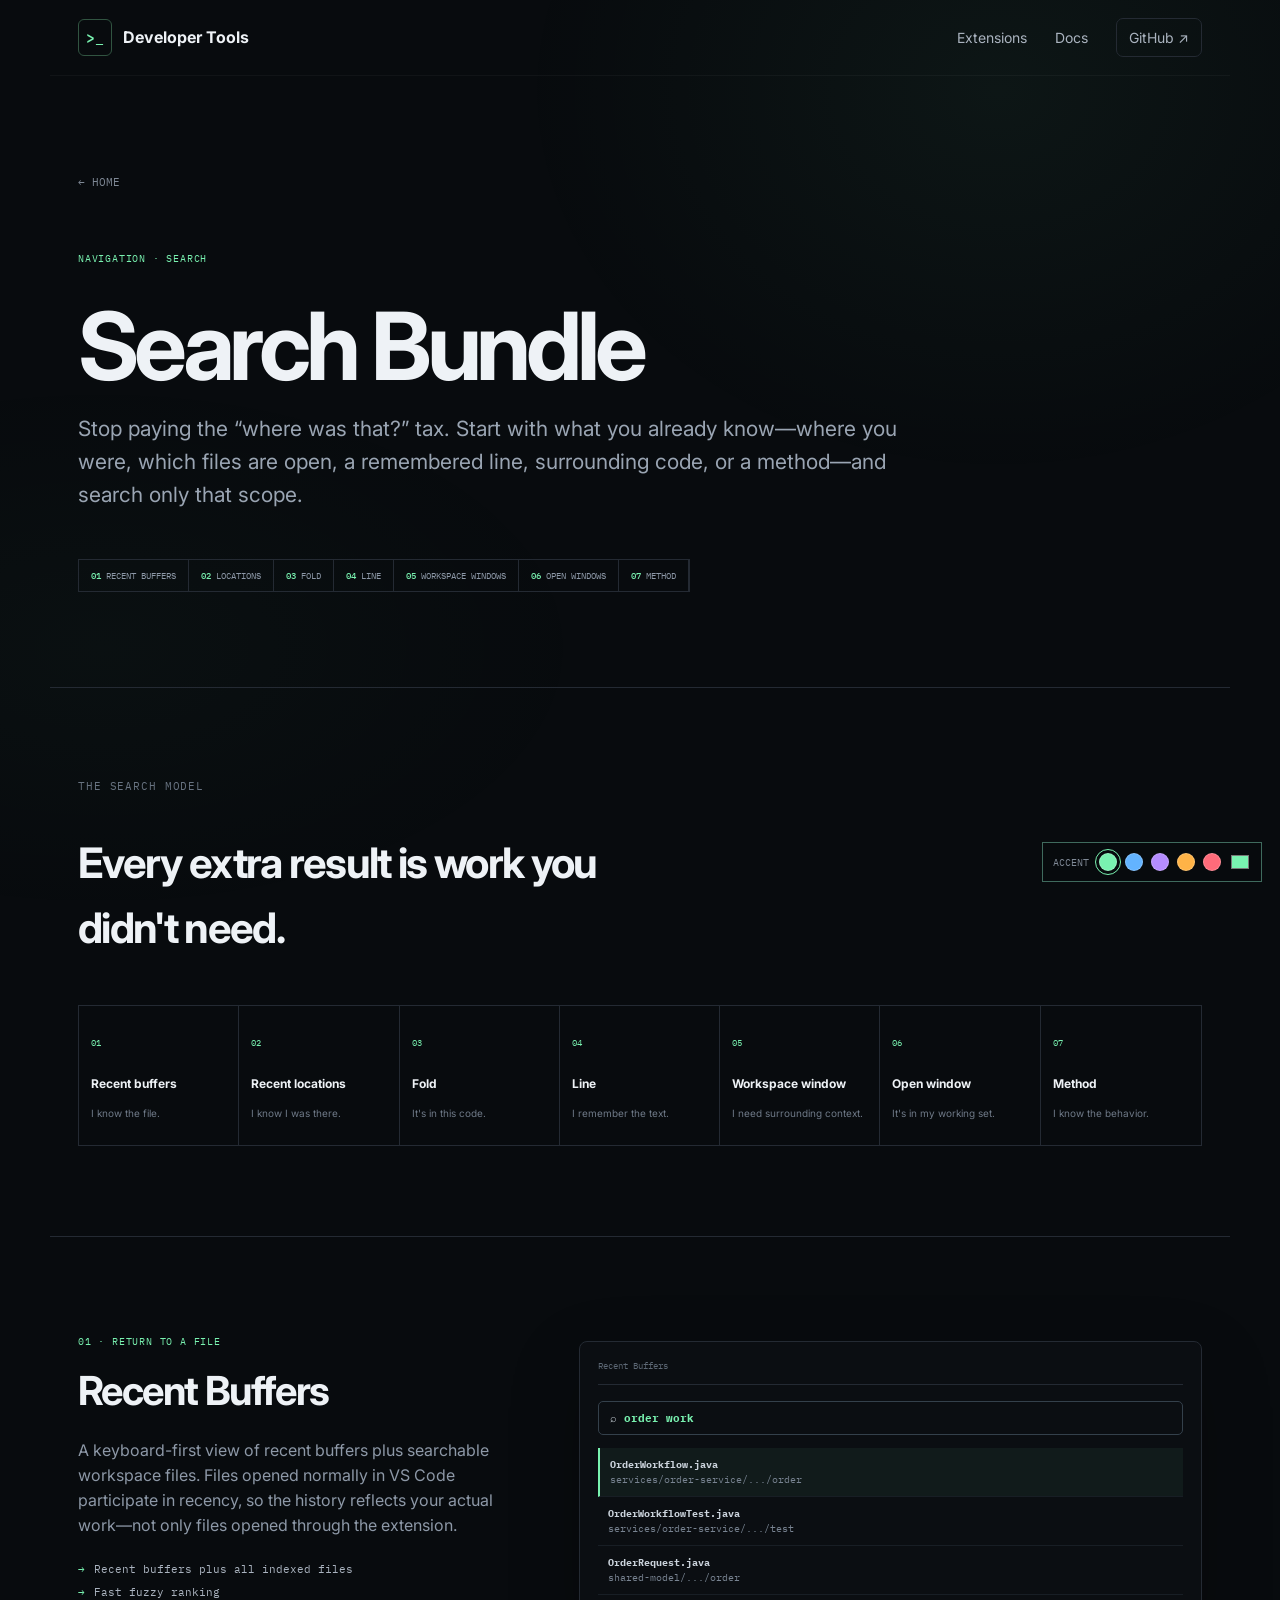
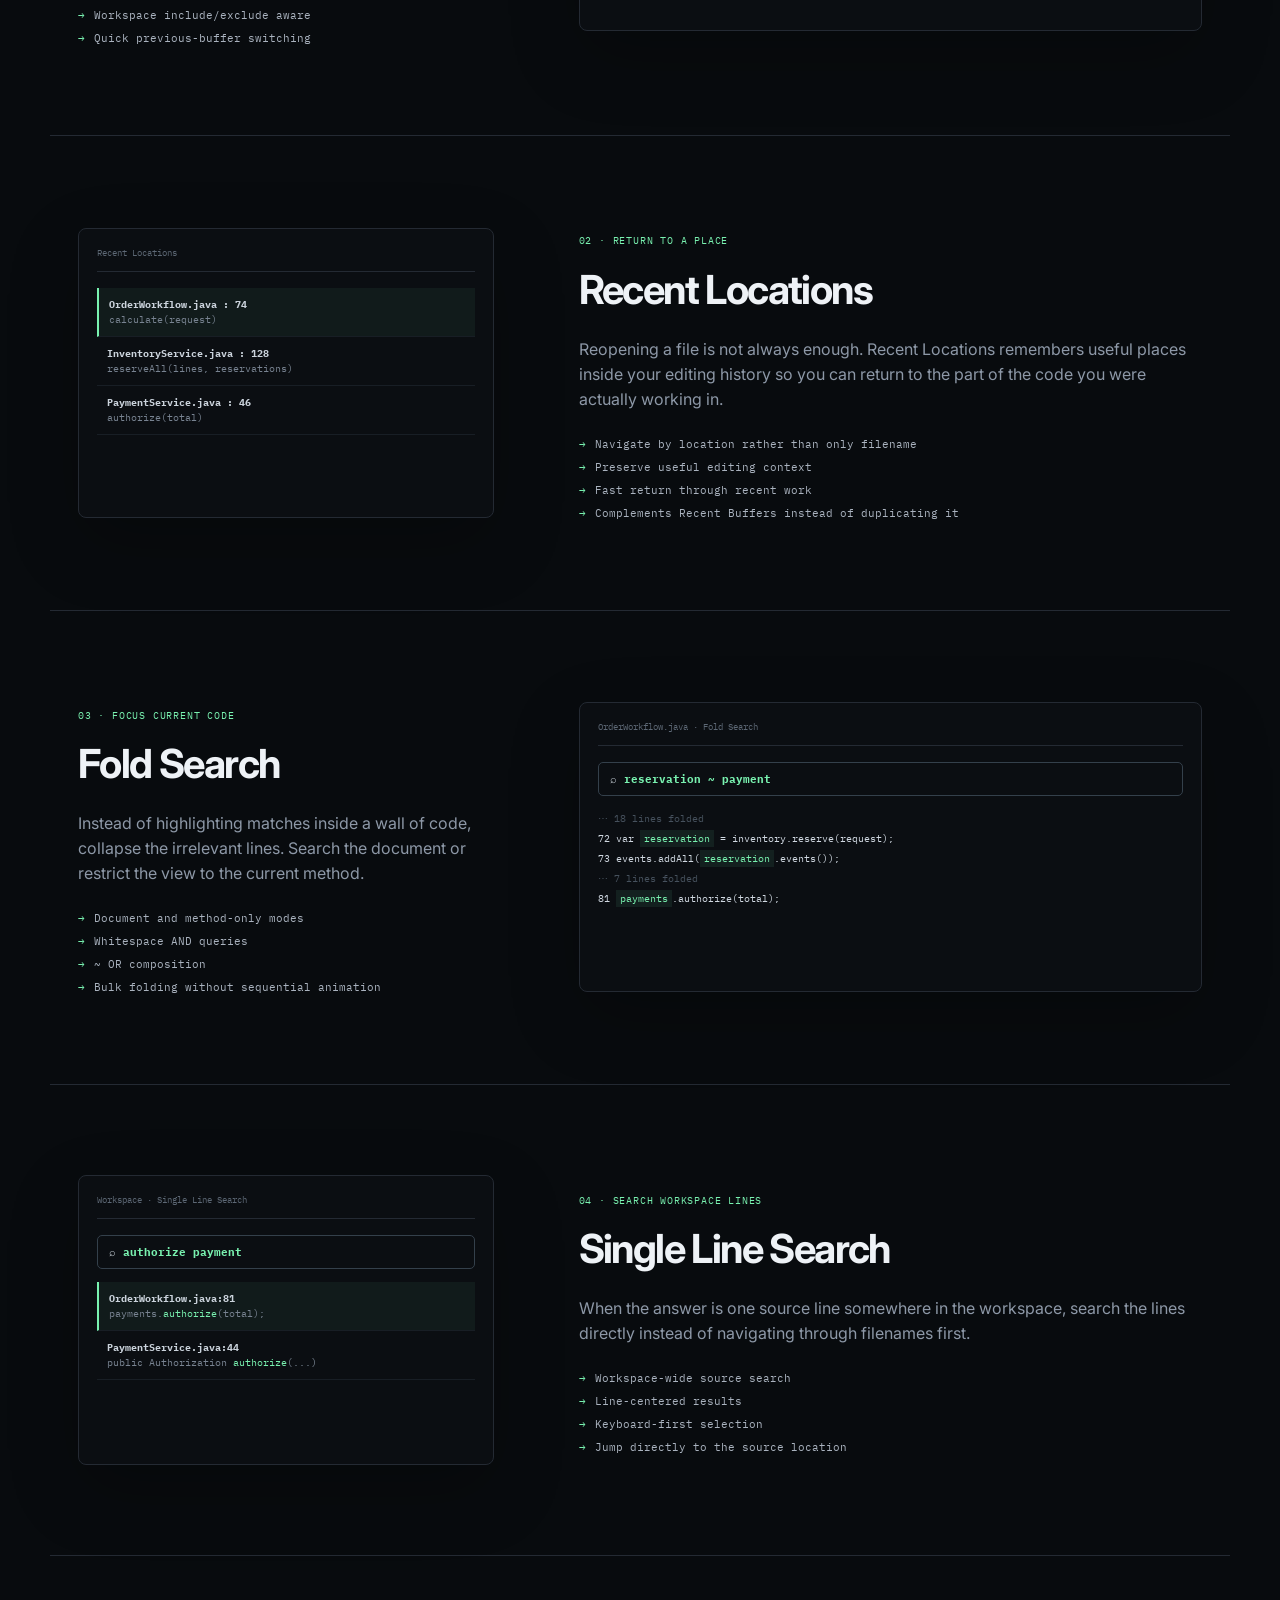
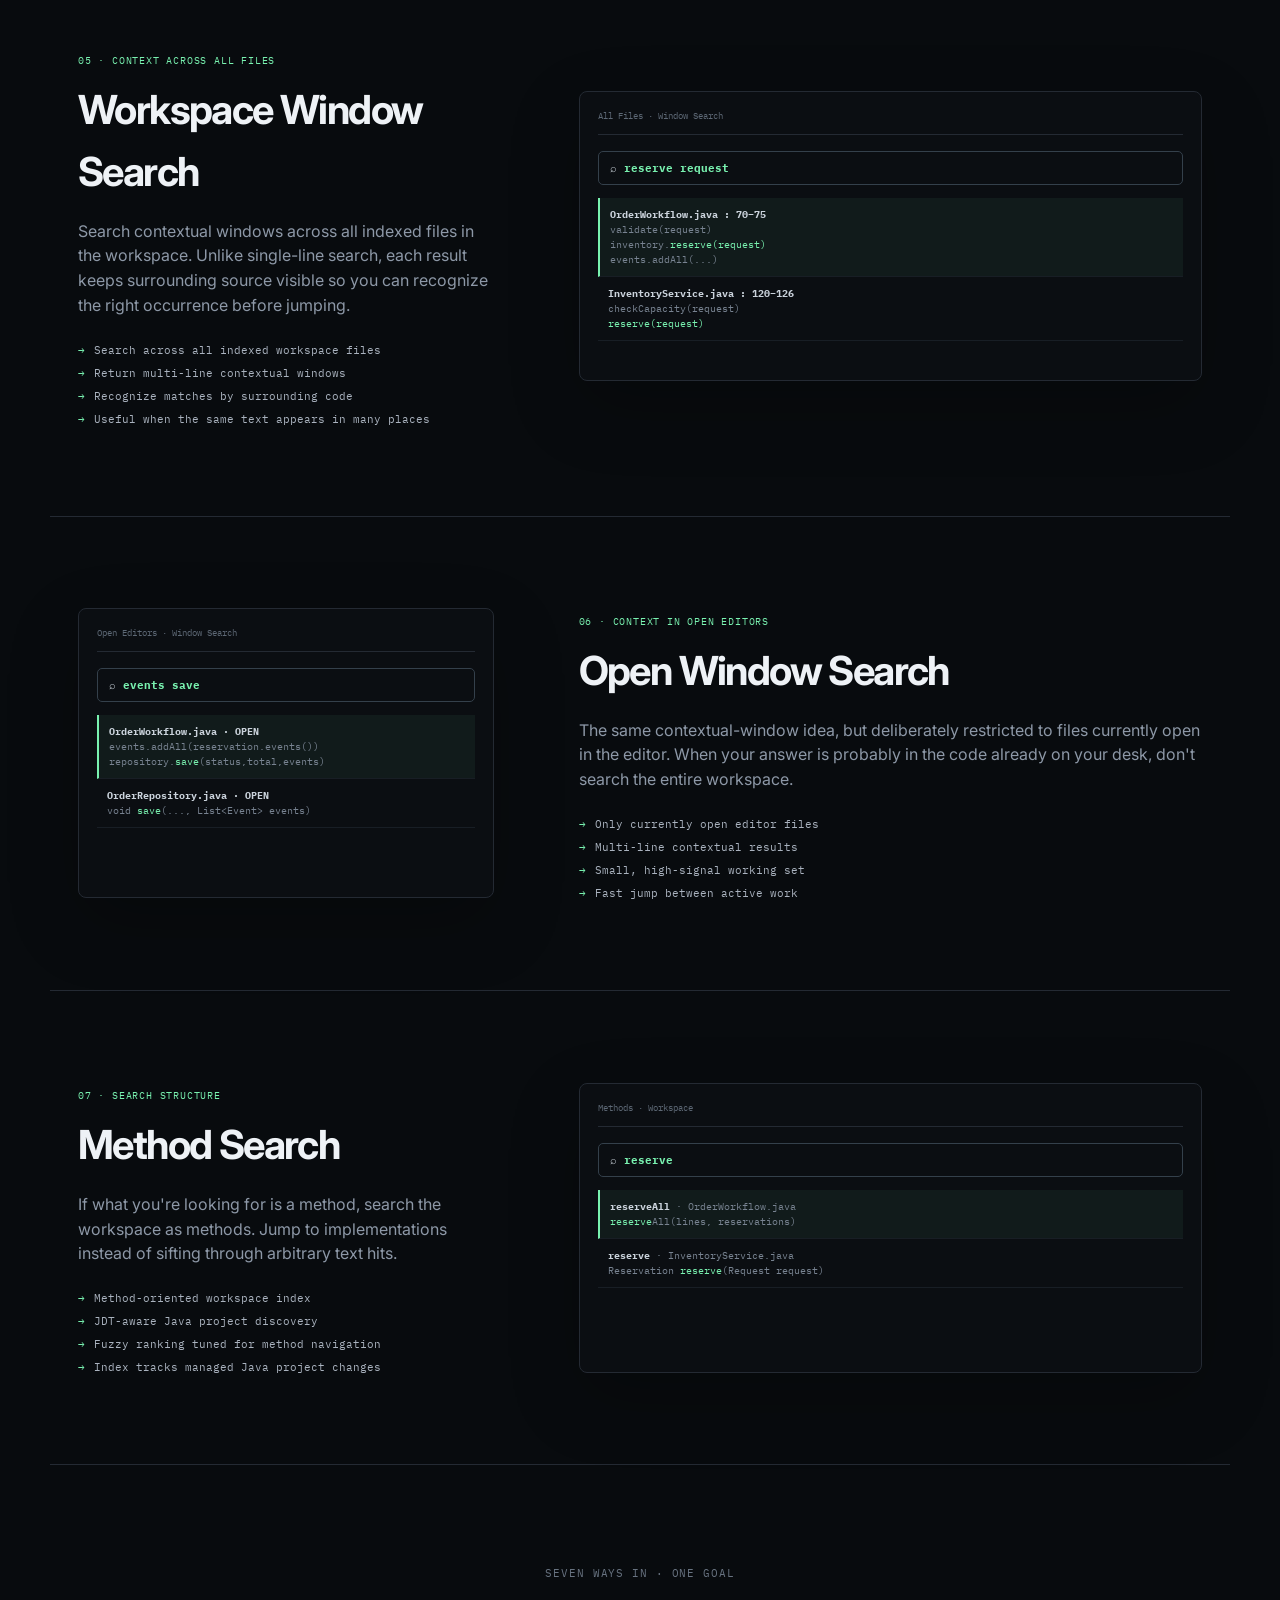
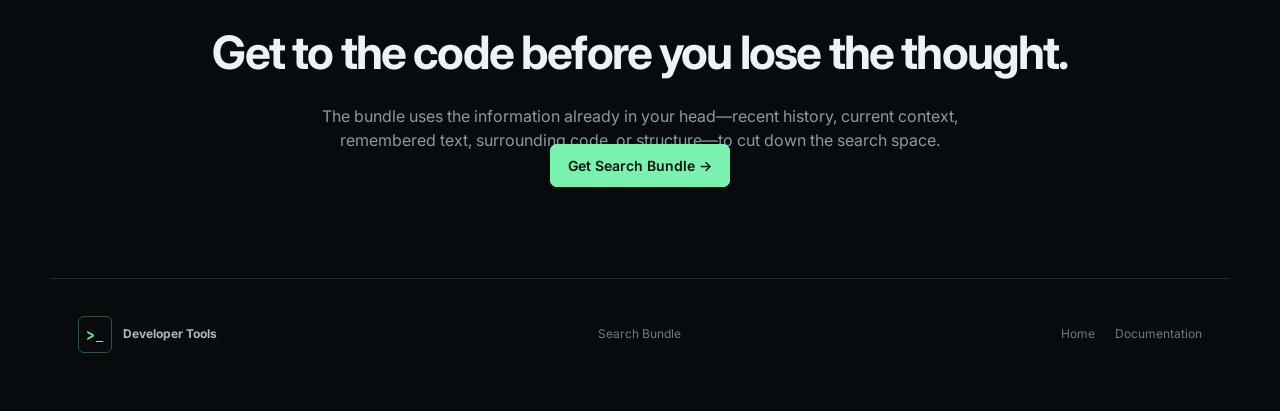
<file: extensions/search-bundle.html>
<!doctype html>
<html lang="en"><head>
<meta charset="utf-8"><meta name="viewport" content="width=device-width,initial-scale=1">
<meta name="description" content="A VS Code navigation and search bundle spanning recent buffers, recent locations, fold search, line search, contextual window search, open-editor search, and method search.">
<title>Navigation + Search Bundle · Developer Tools</title>
<link rel="stylesheet" href="../css/site.css">
<style>
.bundle-hero{max-width:1180px;margin:auto;padding:92px 28px 95px}.back{font:11px "IBM Plex Mono";color:#7f8996}.back:hover{color:var(--accent)}
.bundle-hero h1{font-size:clamp(54px,8vw,94px);margin:34px 0 20px}.bundle-hero .intro{max-width:850px;font-size:21px;color:#9aa5b3}
.scope-strip{display:flex;flex-wrap:wrap;margin-top:48px;border:1px solid var(--line);width:max-content;max-width:100%}.scope-strip span{font:9px "IBM Plex Mono";padding:10px 12px;border-right:1px solid var(--line);color:#8d98a7}.scope-strip b{color:var(--accent);font-weight:500}
.tool{max-width:1180px;margin:auto;padding:90px 28px;border-top:1px solid var(--line);display:grid;grid-template-columns:.8fr 1.2fr;gap:85px;align-items:center}.tool.alt .tool-copy{order:2}.tool.alt .tool-demo{order:1}
.tool h2{font-size:40px;margin:8px 0 15px}.tool p{color:var(--muted)}.tool-points{margin-top:25px;display:grid;gap:9px}.tool-points span{font:11px "IBM Plex Mono";color:#aab3bf}.tool-points span:before{content:"→";color:var(--accent);margin-right:9px}
.tool-demo{border:1px solid var(--line);border-radius:8px;background:#0b0e12;min-height:290px;padding:18px;box-shadow:0 25px 70px rgba(0,0,0,.22)}.fake-title{font:9px "IBM Plex Mono";color:#5d6875;border-bottom:1px solid var(--line);padding-bottom:13px;margin-bottom:16px}
.query{border:1px solid #34404b;border-radius:5px;padding:9px 11px;font:11px "IBM Plex Mono";color:#dbe3eb;margin-bottom:13px}.query b,.match{color:var(--accent)}
.result{padding:9px 10px;border-bottom:1px solid #181e25;font:10px/1.5 "IBM Plex Mono";color:#788391}.result strong{color:#cbd3dc}.result.active{background:rgba(121,242,176,.055);border-left:2px solid var(--accent)}
.fold-code{font:10px/2 "IBM Plex Mono";color:#687482}.fold-code .shown{color:#d1d9e2}.fold-code .folded{color:#46515d}.fold-code .hit{background:rgba(121,242,176,.08);color:var(--accent);padding:2px 4px}
.model{max-width:1180px;margin:auto;padding:90px 28px;border-top:1px solid var(--line)}.model h2{max-width:620px}.scope-map{margin-top:45px;display:grid;grid-template-columns:repeat(7,1fr);border:1px solid var(--line)}.scope-map div{padding:22px 12px;border-right:1px solid var(--line);min-height:135px}.scope-map div:last-child{border:0}.scope-map b{font:9px "IBM Plex Mono";color:var(--accent)}.scope-map strong{display:block;font-size:12px;margin:22px 0 5px}.scope-map span{font-size:10px;color:#6e7987}
.bundle-cta{max-width:1180px;margin:auto;padding:100px 28px;border-top:1px solid var(--line);text-align:center}.bundle-cta h2{font-size:46px}.bundle-cta p{max-width:650px;margin:0 auto;color:var(--muted)}
@media(max-width:900px){.scope-map{grid-template-columns:repeat(2,1fr)}.scope-map div{border-bottom:1px solid var(--line)}}
@media(max-width:760px){.tool{grid-template-columns:1fr;gap:35px}.tool.alt .tool-copy,.tool.alt .tool-demo{order:initial}.bundle-hero,.tool,.model,.bundle-cta{padding-left:18px;padding-right:18px}.scope-map{grid-template-columns:1fr}}
</style></head><body>
<header class="site-header"><a class="brand" href="../index.html"><span class="brand-mark">&gt;_</span><span>Developer Tools</span></a><nav><a href="../index.html#extensions">Extensions</a><a href="#" data-placeholder="Add bundle documentation URL">Docs</a><a class="nav-cta" href="#" data-placeholder="Add GitHub URL">GitHub ↗</a></nav></header>
<main>
<section class="bundle-hero"><a class="back" href="../index.html#search-bundle">← HOME</a><div class="tag" style="margin-top:58px">NAVIGATION · SEARCH</div><h1>Search Bundle</h1><p class="intro">Stop paying the “where was that?” tax. Start with what you already know—where you were, which files are open, a remembered line, surrounding code, or a method—and search only that scope.</p>
<div class="scope-strip"><span><b>01</b> RECENT BUFFERS</span><span><b>02</b> LOCATIONS</span><span><b>03</b> FOLD</span><span><b>04</b> LINE</span><span><b>05</b> WORKSPACE WINDOWS</span><span><b>06</b> OPEN WINDOWS</span><span><b>07</b> METHOD</span></div></section>

<section class="model"><div class="section-kicker">THE SEARCH MODEL</div><h2>Every extra result is work you didn't need.</h2><div class="scope-map">
<div><b>01</b><strong>Recent buffers</strong><span>I know the file.</span></div><div><b>02</b><strong>Recent locations</strong><span>I know I was there.</span></div><div><b>03</b><strong>Fold</strong><span>It's in this code.</span></div><div><b>04</b><strong>Line</strong><span>I remember the text.</span></div><div><b>05</b><strong>Workspace window</strong><span>I need surrounding context.</span></div><div><b>06</b><strong>Open window</strong><span>It's in my working set.</span></div><div><b>07</b><strong>Method</strong><span>I know the behavior.</span></div>
</div></section>

<section class="tool" id="recent-buffers"><div class="tool-copy"><span class="tag">01 · RETURN TO A FILE</span><h2>Recent Buffers</h2><p>A keyboard-first view of recent buffers plus searchable workspace files. Files opened normally in VS Code participate in recency, so the history reflects your actual work—not only files opened through the extension.</p><div class="tool-points"><span>Recent buffers plus all indexed files</span><span>Fast fuzzy ranking</span><span>Workspace include/exclude aware</span><span>Quick previous-buffer switching</span></div></div><div class="tool-demo"><div class="fake-title">Recent Buffers</div><div class="query">⌕ <b>order work</b></div><div class="result active"><strong>OrderWorkflow.java</strong><br>services/order-service/.../order</div><div class="result"><strong>OrderWorkflowTest.java</strong><br>services/order-service/.../test</div><div class="result"><strong>OrderRequest.java</strong><br>shared-model/.../order</div></div></section>

<section class="tool alt" id="recent-locations"><div class="tool-copy"><span class="tag">02 · RETURN TO A PLACE</span><h2>Recent Locations</h2><p>Reopening a file is not always enough. Recent Locations remembers useful places inside your editing history so you can return to the part of the code you were actually working in.</p><div class="tool-points"><span>Navigate by location rather than only filename</span><span>Preserve useful editing context</span><span>Fast return through recent work</span><span>Complements Recent Buffers instead of duplicating it</span></div></div><div class="tool-demo"><div class="fake-title">Recent Locations</div><div class="result active"><strong>OrderWorkflow.java : 74</strong><br>calculate(request)</div><div class="result"><strong>InventoryService.java : 128</strong><br>reserveAll(lines, reservations)</div><div class="result"><strong>PaymentService.java : 46</strong><br>authorize(total)</div></div></section>

<section class="tool" id="fold-search"><div class="tool-copy"><span class="tag">03 · FOCUS CURRENT CODE</span><h2>Fold Search</h2><p>Instead of highlighting matches inside a wall of code, collapse the irrelevant lines. Search the document or restrict the view to the current method.</p><div class="tool-points"><span>Document and method-only modes</span><span>Whitespace AND queries</span><span>~ OR composition</span><span>Bulk folding without sequential animation</span></div></div><div class="tool-demo"><div class="fake-title">OrderWorkflow.java · Fold Search</div><div class="query">⌕ <b>reservation ~ payment</b></div><div class="fold-code"><div class="folded">⋯ 18 lines folded</div><div class="shown">72 var <span class="hit">reservation</span> = inventory.reserve(request);</div><div class="shown">73 events.addAll(<span class="hit">reservation</span>.events());</div><div class="folded">⋯ 7 lines folded</div><div class="shown">81 <span class="hit">payments</span>.authorize(total);</div></div></div></section>

<section class="tool alt" id="single-line-search"><div class="tool-copy"><span class="tag">04 · SEARCH WORKSPACE LINES</span><h2>Single Line Search</h2><p>When the answer is one source line somewhere in the workspace, search the lines directly instead of navigating through filenames first.</p><div class="tool-points"><span>Workspace-wide source search</span><span>Line-centered results</span><span>Keyboard-first selection</span><span>Jump directly to the source location</span></div></div><div class="tool-demo"><div class="fake-title">Workspace · Single Line Search</div><div class="query">⌕ <b>authorize payment</b></div><div class="result active"><strong>OrderWorkflow.java:81</strong><br>payments.<span class="match">authorize</span>(total);</div><div class="result"><strong>PaymentService.java:44</strong><br>public Authorization <span class="match">authorize</span>(...)</div></div></section>

<section class="tool" id="workspace-window-search"><div class="tool-copy"><span class="tag">05 · CONTEXT ACROSS ALL FILES</span><h2>Workspace Window Search</h2><p>Search contextual windows across all indexed files in the workspace. Unlike single-line search, each result keeps surrounding source visible so you can recognize the right occurrence before jumping.</p><div class="tool-points"><span>Search across all indexed workspace files</span><span>Return multi-line contextual windows</span><span>Recognize matches by surrounding code</span><span>Useful when the same text appears in many places</span></div></div><div class="tool-demo"><div class="fake-title">All Files · Window Search</div><div class="query">⌕ <b>reserve request</b></div><div class="result active"><strong>OrderWorkflow.java : 70–75</strong><br>validate(request)<br>inventory.<span class="match">reserve(request)</span><br>events.addAll(...)</div><div class="result"><strong>InventoryService.java : 120–126</strong><br>checkCapacity(request)<br><span class="match">reserve(request)</span></div></div></section>

<section class="tool alt" id="open-window-search"><div class="tool-copy"><span class="tag">06 · CONTEXT IN OPEN EDITORS</span><h2>Open Window Search</h2><p>The same contextual-window idea, but deliberately restricted to files currently open in the editor. When your answer is probably in the code already on your desk, don't search the entire workspace.</p><div class="tool-points"><span>Only currently open editor files</span><span>Multi-line contextual results</span><span>Small, high-signal working set</span><span>Fast jump between active work</span></div></div><div class="tool-demo"><div class="fake-title">Open Editors · Window Search</div><div class="query">⌕ <b>events save</b></div><div class="result active"><strong>OrderWorkflow.java · OPEN</strong><br>events.addAll(reservation.events())<br>repository.<span class="match">save</span>(status,total,events)</div><div class="result"><strong>OrderRepository.java · OPEN</strong><br>void <span class="match">save</span>(..., List&lt;Event&gt; events)</div></div></section>

<section class="tool" id="method-search"><div class="tool-copy"><span class="tag">07 · SEARCH STRUCTURE</span><h2>Method Search</h2><p>If what you're looking for is a method, search the workspace as methods. Jump to implementations instead of sifting through arbitrary text hits.</p><div class="tool-points"><span>Method-oriented workspace index</span><span>JDT-aware Java project discovery</span><span>Fuzzy ranking tuned for method navigation</span><span>Index tracks managed Java project changes</span></div></div><div class="tool-demo"><div class="fake-title">Methods · Workspace</div><div class="query">⌕ <b>reserve</b></div><div class="result active"><strong>reserveAll</strong> · OrderWorkflow.java<br><span class="match">reserve</span>All(lines, reservations)</div><div class="result"><strong>reserve</strong> · InventoryService.java<br>Reservation <span class="match">reserve</span>(Request request)</div></div></section>

<section class="bundle-cta"><div class="section-kicker">SEVEN WAYS IN · ONE GOAL</div><h2>Get to the code before you lose the thought.</h2><p>The bundle uses the information already in your head—recent history, current context, remembered text, surrounding code, or structure—to cut down the search space.</p><div class="product-actions" style="justify-content:center"><a class="button primary" href="#" data-placeholder="Temporary Search Bundle purchase button — connect checkout later">Get Search Bundle →</a></div></section>
</main>
<footer><div class="brand"><span class="brand-mark">&gt;_</span><span>Developer Tools</span></div><p>Search Bundle</p><div><a href="../index.html">Home</a><a href="#" data-placeholder="Add documentation URL">Documentation</a></div></footer><div class="toast" id="toast"></div><script src="../js/site.js"></script>

<div class="theme-picker" aria-label="Theme accent color">
  <span class="theme-picker-label">ACCENT</span>
  <button class="theme-swatch" style="--swatch:#79f2b0" data-theme-color="#79f2b0" title="Mint"></button>
  <button class="theme-swatch" style="--swatch:#63b3ff" data-theme-color="#63b3ff" title="Blue"></button>
  <button class="theme-swatch" style="--swatch:#b58cff" data-theme-color="#b58cff" title="Violet"></button>
  <button class="theme-swatch" style="--swatch:#ffb347" data-theme-color="#ffb347" title="Amber"></button>
  <button class="theme-swatch" style="--swatch:#ff6b7a" data-theme-color="#ff6b7a" title="Red"></button>
  <input class="theme-custom" type="color" value="#79f2b0" title="Custom accent color" aria-label="Custom accent color">
</div>

</body></html>
</file>
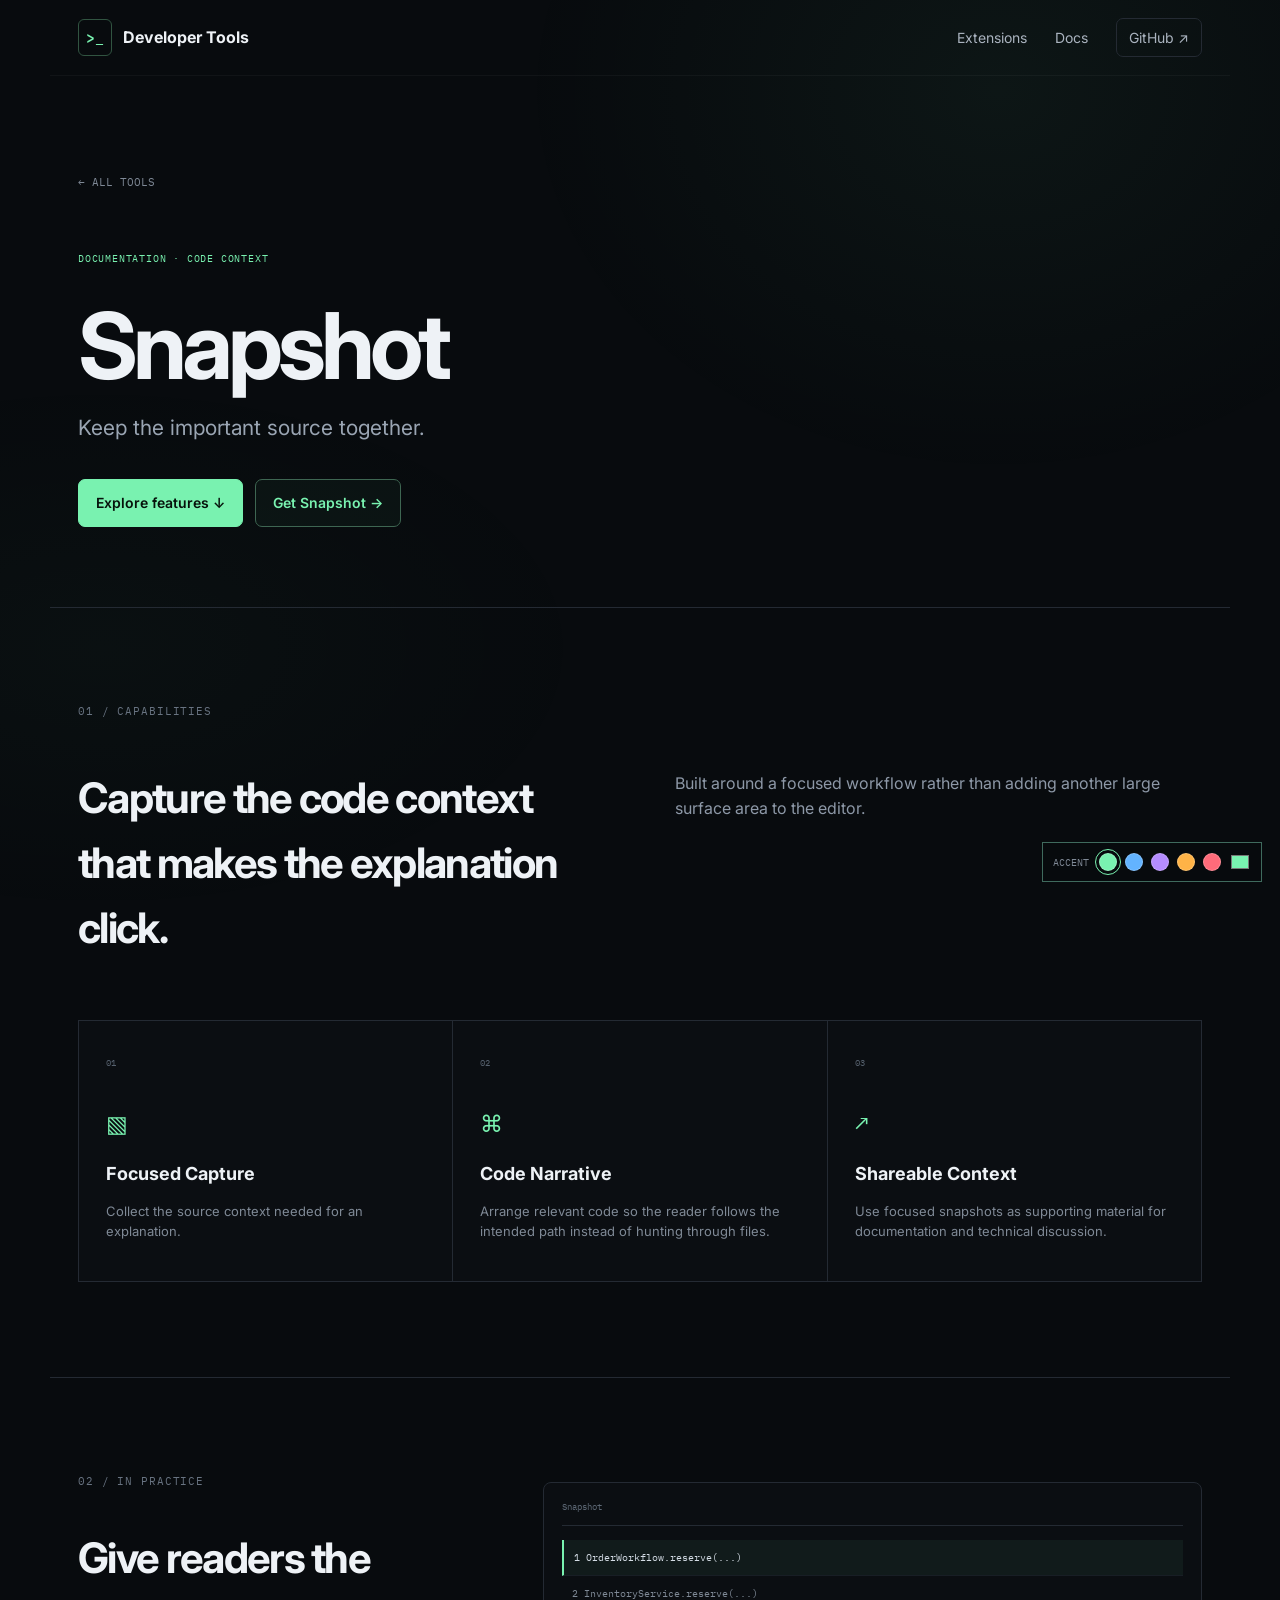
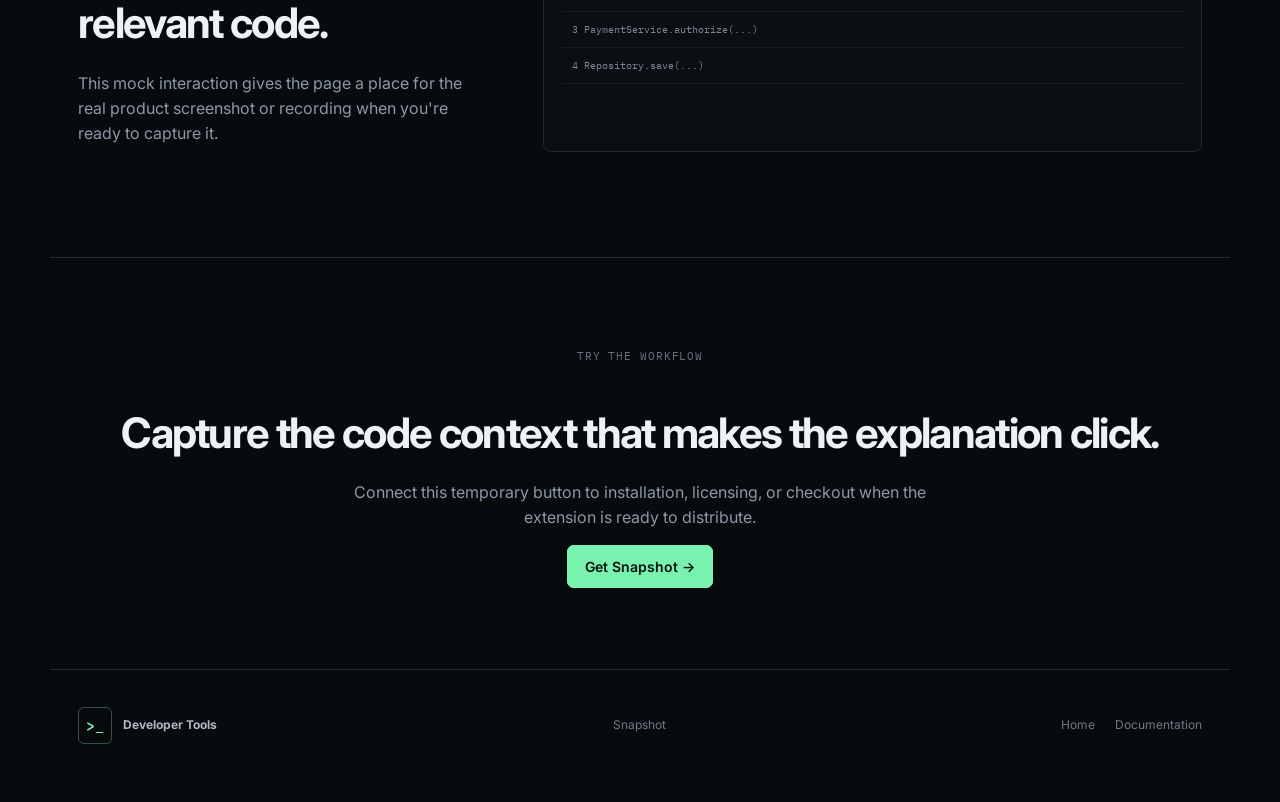
<file: extensions/snapshot.html>
<!doctype html><html lang="en"><head><meta charset="utf-8"><meta name="viewport" content="width=device-width,initial-scale=1"><title>Snapshot · Developer Tools</title><link rel="stylesheet" href="../css/site.css"><style>
.p-hero{max-width:1180px;margin:auto;padding:92px 28px 80px}.back{font:11px "IBM Plex Mono";color:#7f8996}.p-hero h1{font-size:clamp(54px,8vw,92px);margin:35px 0 18px}.p-hero .intro{font-size:21px;color:#9aa5b3;max-width:800px}.p-grid{max-width:1180px;margin:auto;padding:95px 28px;border-top:1px solid var(--line)}.p-grid-head{display:grid;grid-template-columns:1fr 1fr;gap:70px;margin-bottom:45px}.p-grid-head p{color:var(--muted)}.feature-grid{display:grid;grid-template-columns:repeat(3,1fr);border-left:1px solid var(--line);border-top:1px solid var(--line)}.feature{min-height:255px;padding:27px;border-right:1px solid var(--line);border-bottom:1px solid var(--line);background:#0b0e12}.feature-num{font:9px "IBM Plex Mono";color:#56616e}.feature-icon{font:23px "IBM Plex Mono";color:var(--accent);margin:35px 0 22px}.feature h3{font-size:18px;margin:0 0 8px}.feature p{font-size:13px;color:#7f8996}.demo{max-width:1180px;margin:auto;padding:95px 28px;border-top:1px solid var(--line);display:grid;grid-template-columns:.75fr 1.25fr;gap:70px;align-items:center}.demo p{color:var(--muted)}.demo-ui{border:1px solid var(--line);border-radius:8px;background:#0b0e12;padding:18px;min-height:270px}.fake-title{font:9px "IBM Plex Mono";color:#5d6875;border-bottom:1px solid var(--line);padding-bottom:13px;margin-bottom:14px}.result{padding:10px;border-bottom:1px solid #181e25;font:10px/1.5 "IBM Plex Mono";color:#7f8996}.result.active{border-left:2px solid var(--accent);background:rgba(121,242,176,.055);color:#d4dce5}.cta{max-width:1180px;margin:auto;padding:90px 28px;border-top:1px solid var(--line);text-align:center}.cta p{color:var(--muted);max-width:600px;margin:0 auto 25px}@media(max-width:760px){.feature-grid,.p-grid-head,.demo{grid-template-columns:1fr}}
</style></head><body><header class="site-header"><a class="brand" href="../index.html"><span class="brand-mark">&gt;_</span><span>Developer Tools</span></a><nav><a href="../index.html#extensions">Extensions</a><a href="#" data-placeholder="Add documentation URL">Docs</a><a class="nav-cta" href="#" data-placeholder="Add GitHub URL">GitHub ↗</a></nav></header><main>
<section class="p-hero"><a class="back" href="../index.html">← ALL TOOLS</a><div class="tag" style="margin-top:58px">DOCUMENTATION · CODE CONTEXT</div><h1>Snapshot</h1><p class="intro">Keep the important source together.</p><div class="hero-actions"><a class="button primary" href="#features">Explore features ↓</a><a class="button buy-temp" href="#" data-placeholder="Temporary Snapshot purchase button — connect checkout later">Get Snapshot →</a></div></section>
<section class="p-grid" id="features"><div class="section-kicker">01 / CAPABILITIES</div><div class="p-grid-head"><h2>Capture the code context that makes the explanation click.</h2><p>Built around a focused workflow rather than adding another large surface area to the editor.</p></div><div class="feature-grid"><article class="feature"><span class="feature-num">01</span><div class="feature-icon">▧</div><h3>Focused Capture</h3><p>Collect the source context needed for an explanation.</p></article><article class="feature"><span class="feature-num">02</span><div class="feature-icon">⌘</div><h3>Code Narrative</h3><p>Arrange relevant code so the reader follows the intended path instead of hunting through files.</p></article><article class="feature"><span class="feature-num">03</span><div class="feature-icon">↗</div><h3>Shareable Context</h3><p>Use focused snapshots as supporting material for documentation and technical discussion.</p></article></div></section>
<section class="demo"><div><div class="section-kicker">02 / IN PRACTICE</div><h2>Give readers the relevant code.</h2><p>This mock interaction gives the page a place for the real product screenshot or recording when you're ready to capture it.</p></div><div class="demo-ui"><div class="fake-title">Snapshot</div><div class="result active">1  OrderWorkflow.reserve(...)</div><div class="result">2  InventoryService.reserve(...)</div><div class="result">3  PaymentService.authorize(...)</div><div class="result">4  Repository.save(...)</div></div></section>
<section class="cta"><div class="section-kicker">TRY THE WORKFLOW</div><h2>Capture the code context that makes the explanation click.</h2><p>Connect this temporary button to installation, licensing, or checkout when the extension is ready to distribute.</p><a class="button primary" href="#" data-placeholder="Temporary Snapshot purchase button — connect checkout later">Get Snapshot →</a></section>
</main><footer><div class="brand"><span class="brand-mark">&gt;_</span><span>Developer Tools</span></div><p>Snapshot</p><div><a href="../index.html">Home</a><a href="#" data-placeholder="Add documentation URL">Documentation</a></div></footer><div class="toast" id="toast"></div><script src="../js/site.js"></script>
<div class="theme-picker" aria-label="Theme accent color">
  <span class="theme-picker-label">ACCENT</span>
  <button class="theme-swatch" style="--swatch:#79f2b0" data-theme-color="#79f2b0" title="Mint"></button>
  <button class="theme-swatch" style="--swatch:#63b3ff" data-theme-color="#63b3ff" title="Blue"></button>
  <button class="theme-swatch" style="--swatch:#b58cff" data-theme-color="#b58cff" title="Violet"></button>
  <button class="theme-swatch" style="--swatch:#ffb347" data-theme-color="#ffb347" title="Amber"></button>
  <button class="theme-swatch" style="--swatch:#ff6b7a" data-theme-color="#ff6b7a" title="Red"></button>
  <input class="theme-custom" type="color" value="#79f2b0" title="Custom accent color" aria-label="Custom accent color">
</div>

</body></html>
</file>
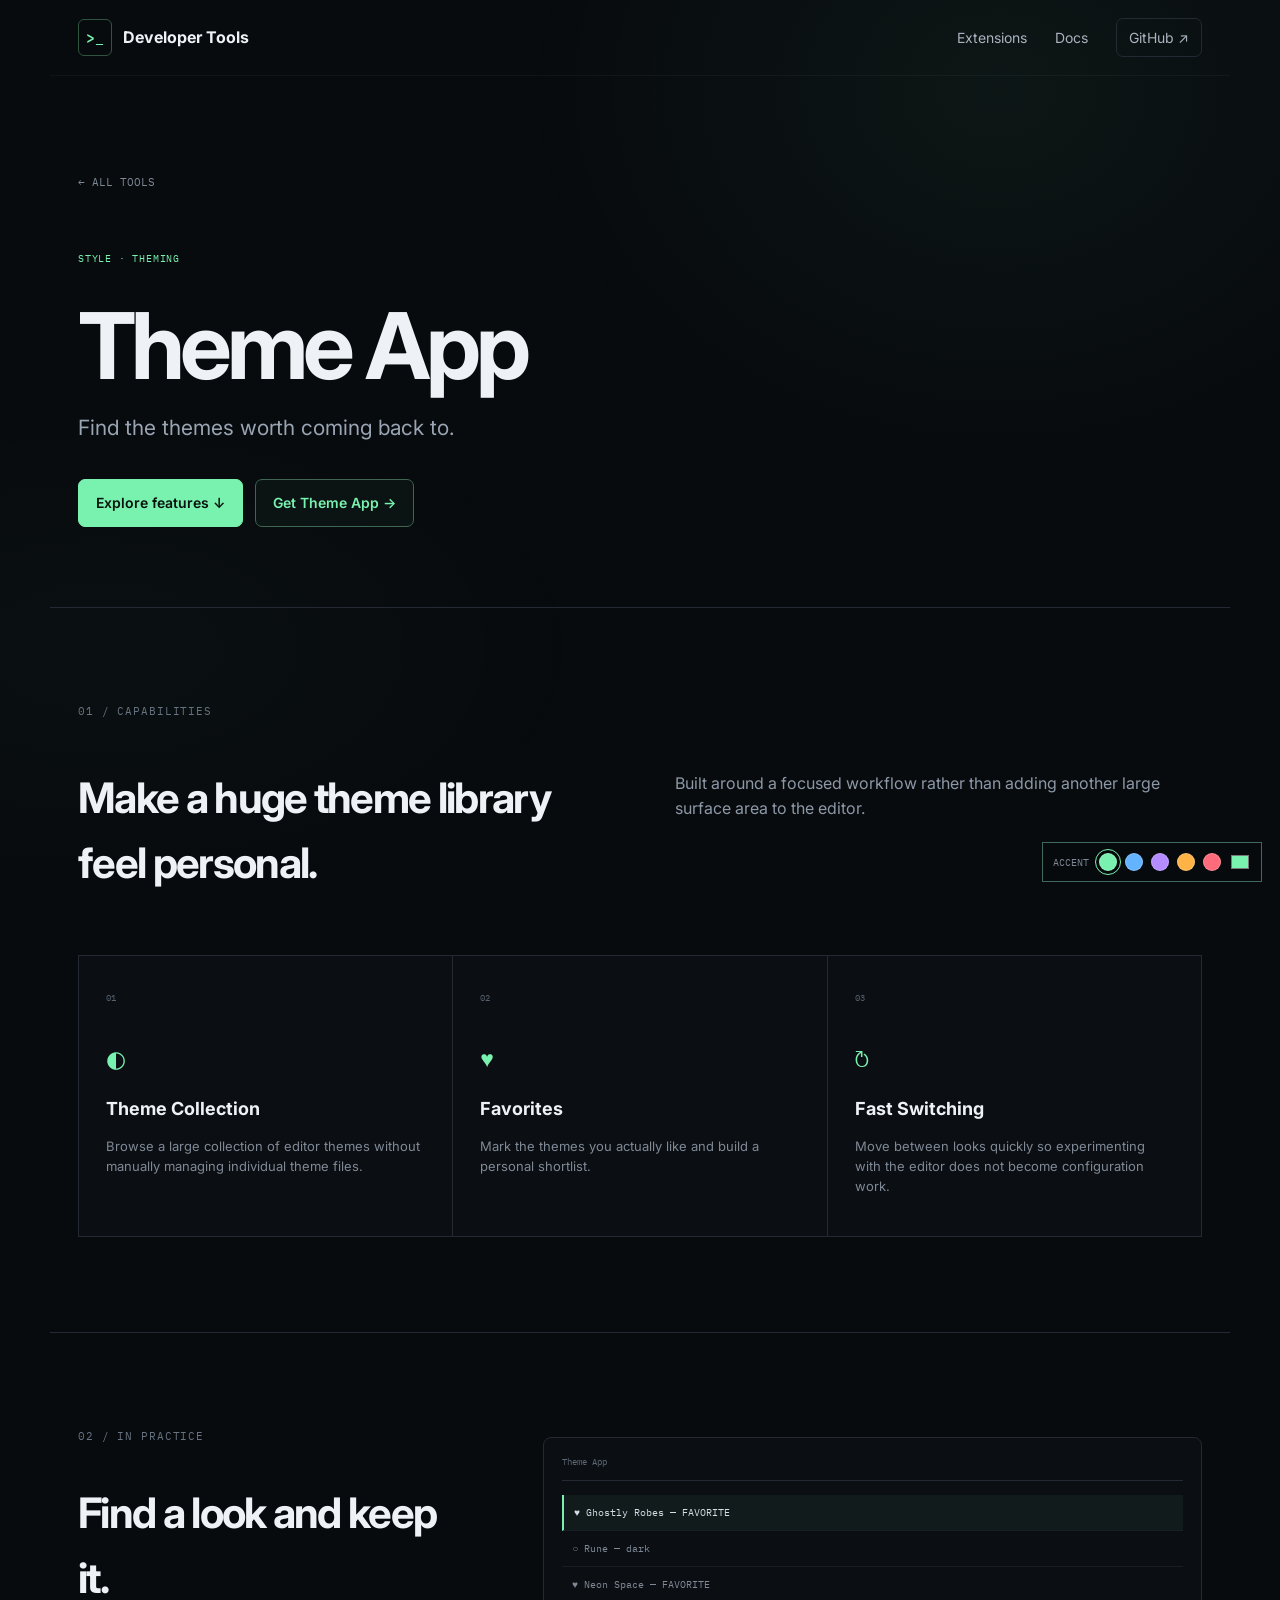
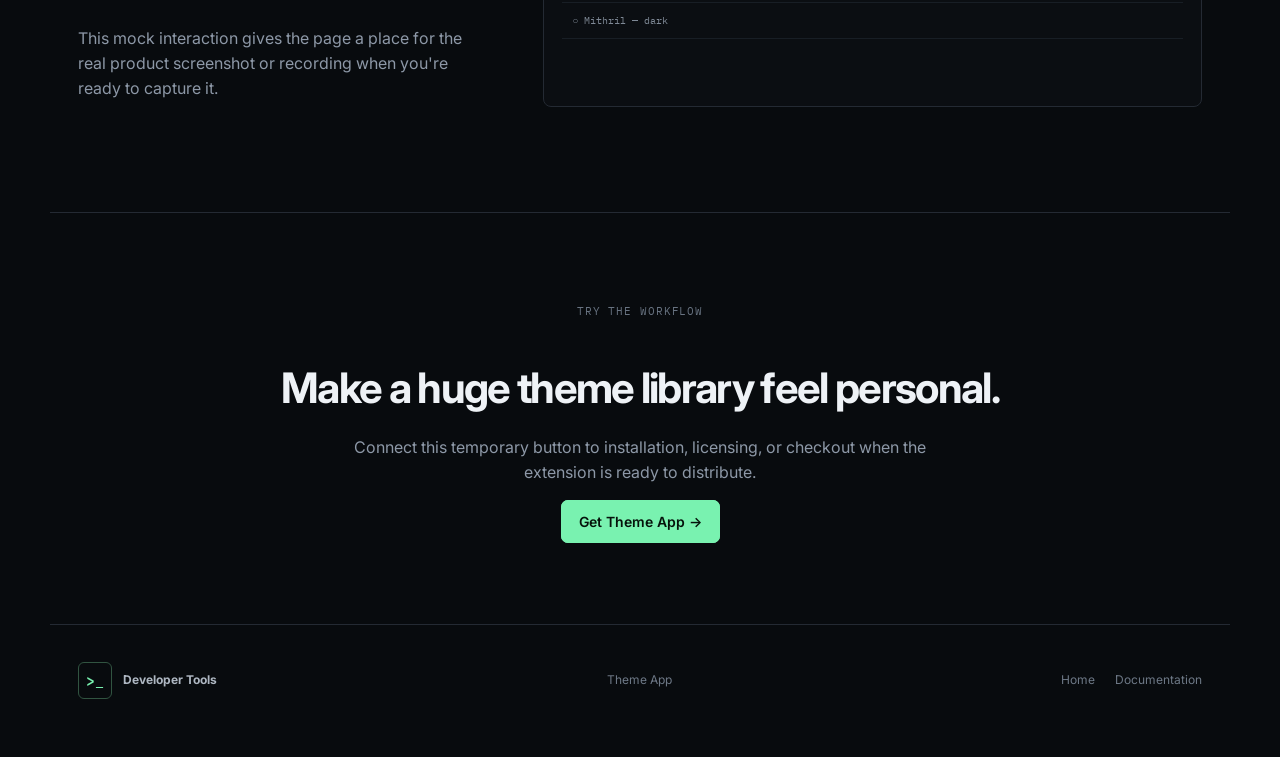
<file: extensions/theme-app.html>
<!doctype html><html lang="en"><head><meta charset="utf-8"><meta name="viewport" content="width=device-width,initial-scale=1"><title>Theme App · Developer Tools</title><link rel="stylesheet" href="../css/site.css"><style>
.p-hero{max-width:1180px;margin:auto;padding:92px 28px 80px}.back{font:11px "IBM Plex Mono";color:#7f8996}.p-hero h1{font-size:clamp(54px,8vw,92px);margin:35px 0 18px}.p-hero .intro{font-size:21px;color:#9aa5b3;max-width:800px}.p-grid{max-width:1180px;margin:auto;padding:95px 28px;border-top:1px solid var(--line)}.p-grid-head{display:grid;grid-template-columns:1fr 1fr;gap:70px;margin-bottom:45px}.p-grid-head p{color:var(--muted)}.feature-grid{display:grid;grid-template-columns:repeat(3,1fr);border-left:1px solid var(--line);border-top:1px solid var(--line)}.feature{min-height:255px;padding:27px;border-right:1px solid var(--line);border-bottom:1px solid var(--line);background:#0b0e12}.feature-num{font:9px "IBM Plex Mono";color:#56616e}.feature-icon{font:23px "IBM Plex Mono";color:var(--accent);margin:35px 0 22px}.feature h3{font-size:18px;margin:0 0 8px}.feature p{font-size:13px;color:#7f8996}.demo{max-width:1180px;margin:auto;padding:95px 28px;border-top:1px solid var(--line);display:grid;grid-template-columns:.75fr 1.25fr;gap:70px;align-items:center}.demo p{color:var(--muted)}.demo-ui{border:1px solid var(--line);border-radius:8px;background:#0b0e12;padding:18px;min-height:270px}.fake-title{font:9px "IBM Plex Mono";color:#5d6875;border-bottom:1px solid var(--line);padding-bottom:13px;margin-bottom:14px}.result{padding:10px;border-bottom:1px solid #181e25;font:10px/1.5 "IBM Plex Mono";color:#7f8996}.result.active{border-left:2px solid var(--accent);background:rgba(121,242,176,.055);color:#d4dce5}.cta{max-width:1180px;margin:auto;padding:90px 28px;border-top:1px solid var(--line);text-align:center}.cta p{color:var(--muted);max-width:600px;margin:0 auto 25px}@media(max-width:760px){.feature-grid,.p-grid-head,.demo{grid-template-columns:1fr}}
</style></head><body><header class="site-header"><a class="brand" href="../index.html"><span class="brand-mark">&gt;_</span><span>Developer Tools</span></a><nav><a href="../index.html#extensions">Extensions</a><a href="#" data-placeholder="Add documentation URL">Docs</a><a class="nav-cta" href="#" data-placeholder="Add GitHub URL">GitHub ↗</a></nav></header><main>
<section class="p-hero"><a class="back" href="../index.html">← ALL TOOLS</a><div class="tag" style="margin-top:58px">STYLE · THEMING</div><h1>Theme App</h1><p class="intro">Find the themes worth coming back to.</p><div class="hero-actions"><a class="button primary" href="#features">Explore features ↓</a><a class="button buy-temp" href="#" data-placeholder="Temporary Theme App purchase button — connect checkout later">Get Theme App →</a></div></section>
<section class="p-grid" id="features"><div class="section-kicker">01 / CAPABILITIES</div><div class="p-grid-head"><h2>Make a huge theme library feel personal.</h2><p>Built around a focused workflow rather than adding another large surface area to the editor.</p></div><div class="feature-grid"><article class="feature"><span class="feature-num">01</span><div class="feature-icon">◐</div><h3>Theme Collection</h3><p>Browse a large collection of editor themes without manually managing individual theme files.</p></article><article class="feature"><span class="feature-num">02</span><div class="feature-icon">♥</div><h3>Favorites</h3><p>Mark the themes you actually like and build a personal shortlist.</p></article><article class="feature"><span class="feature-num">03</span><div class="feature-icon">↻</div><h3>Fast Switching</h3><p>Move between looks quickly so experimenting with the editor does not become configuration work.</p></article></div></section>
<section class="demo"><div><div class="section-kicker">02 / IN PRACTICE</div><h2>Find a look and keep it.</h2><p>This mock interaction gives the page a place for the real product screenshot or recording when you're ready to capture it.</p></div><div class="demo-ui"><div class="fake-title">Theme App</div><div class="result active">♥  Ghostly Robes — FAVORITE</div><div class="result">○  Rune — dark</div><div class="result">♥  Neon Space — FAVORITE</div><div class="result">○  Mithril — dark</div></div></section>
<section class="cta"><div class="section-kicker">TRY THE WORKFLOW</div><h2>Make a huge theme library feel personal.</h2><p>Connect this temporary button to installation, licensing, or checkout when the extension is ready to distribute.</p><a class="button primary" href="#" data-placeholder="Temporary Theme App purchase button — connect checkout later">Get Theme App →</a></section>
</main><footer><div class="brand"><span class="brand-mark">&gt;_</span><span>Developer Tools</span></div><p>Theme App</p><div><a href="../index.html">Home</a><a href="#" data-placeholder="Add documentation URL">Documentation</a></div></footer><div class="toast" id="toast"></div><script src="../js/site.js"></script>
<div class="theme-picker" aria-label="Theme accent color">
  <span class="theme-picker-label">ACCENT</span>
  <button class="theme-swatch" style="--swatch:#79f2b0" data-theme-color="#79f2b0" title="Mint"></button>
  <button class="theme-swatch" style="--swatch:#63b3ff" data-theme-color="#63b3ff" title="Blue"></button>
  <button class="theme-swatch" style="--swatch:#b58cff" data-theme-color="#b58cff" title="Violet"></button>
  <button class="theme-swatch" style="--swatch:#ffb347" data-theme-color="#ffb347" title="Amber"></button>
  <button class="theme-swatch" style="--swatch:#ff6b7a" data-theme-color="#ff6b7a" title="Red"></button>
  <input class="theme-custom" type="color" value="#79f2b0" title="Custom accent color" aria-label="Custom accent color">
</div>

</body></html>
</file>
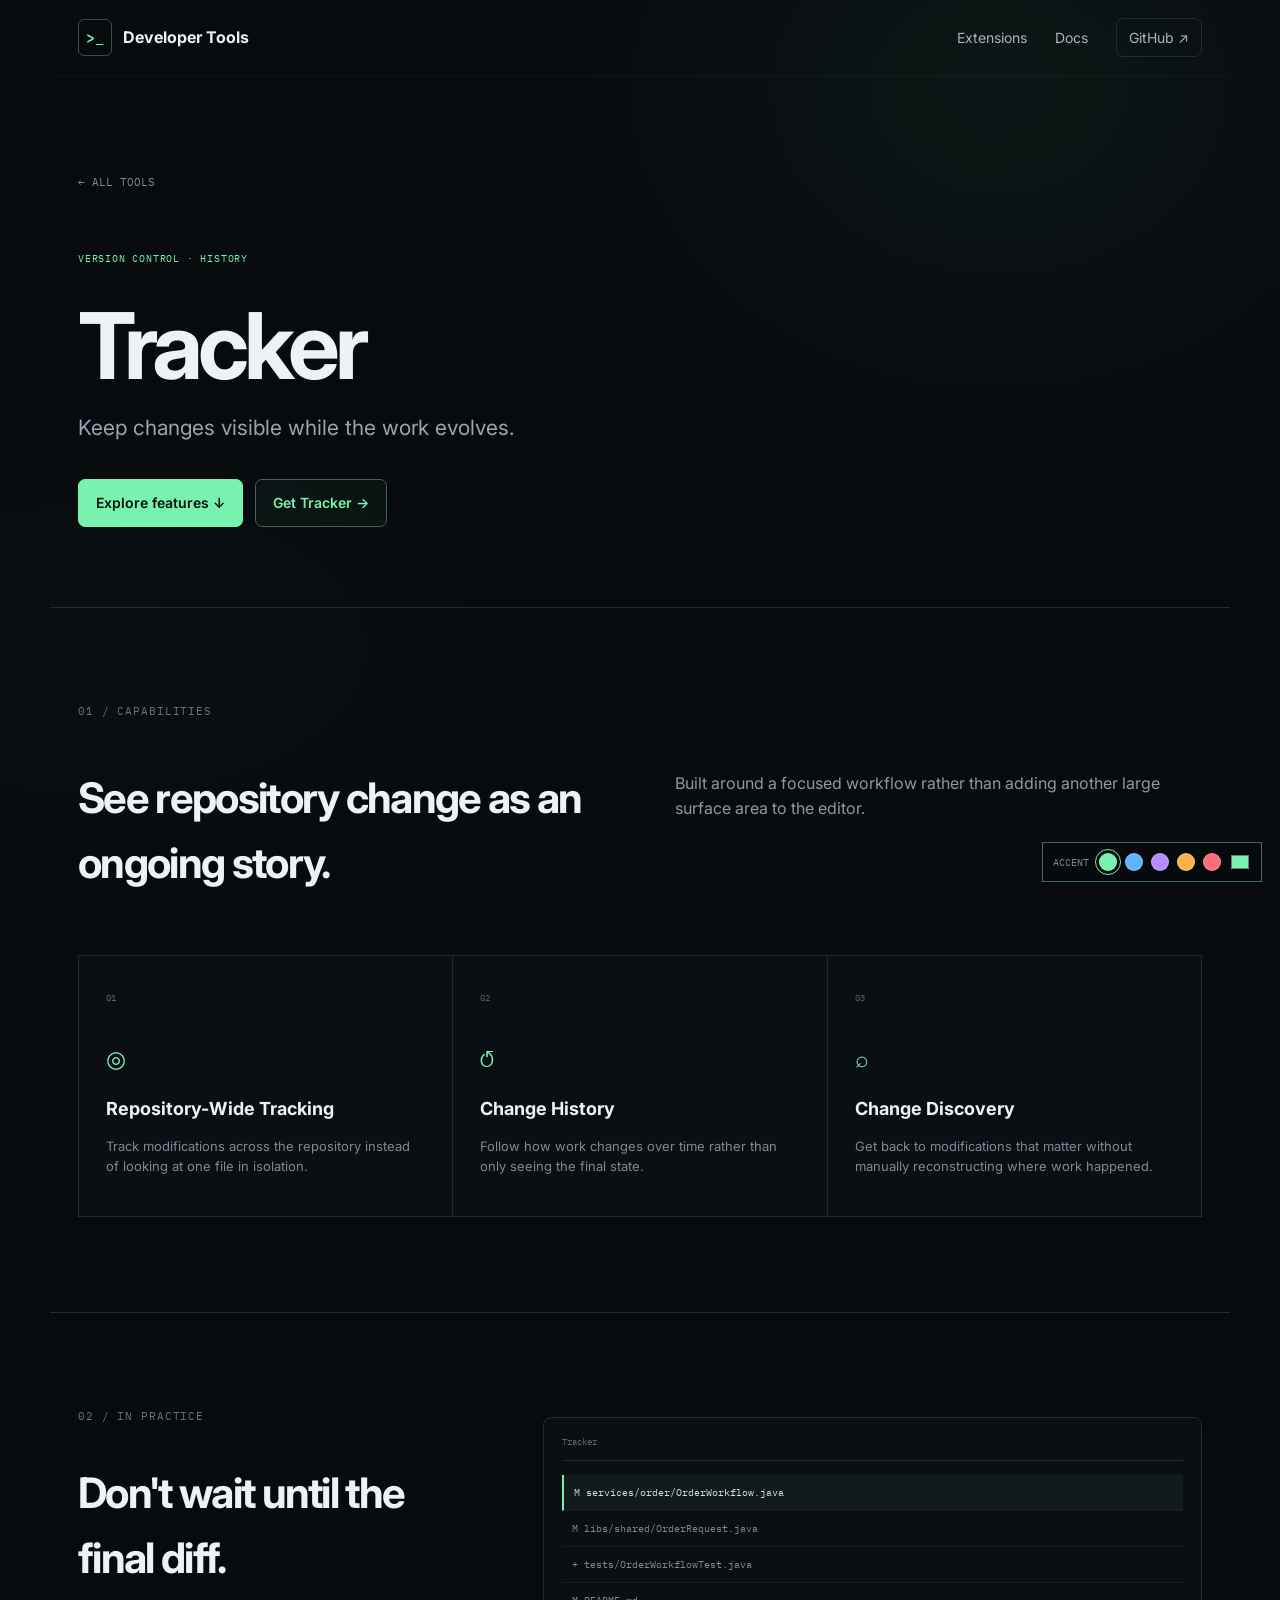
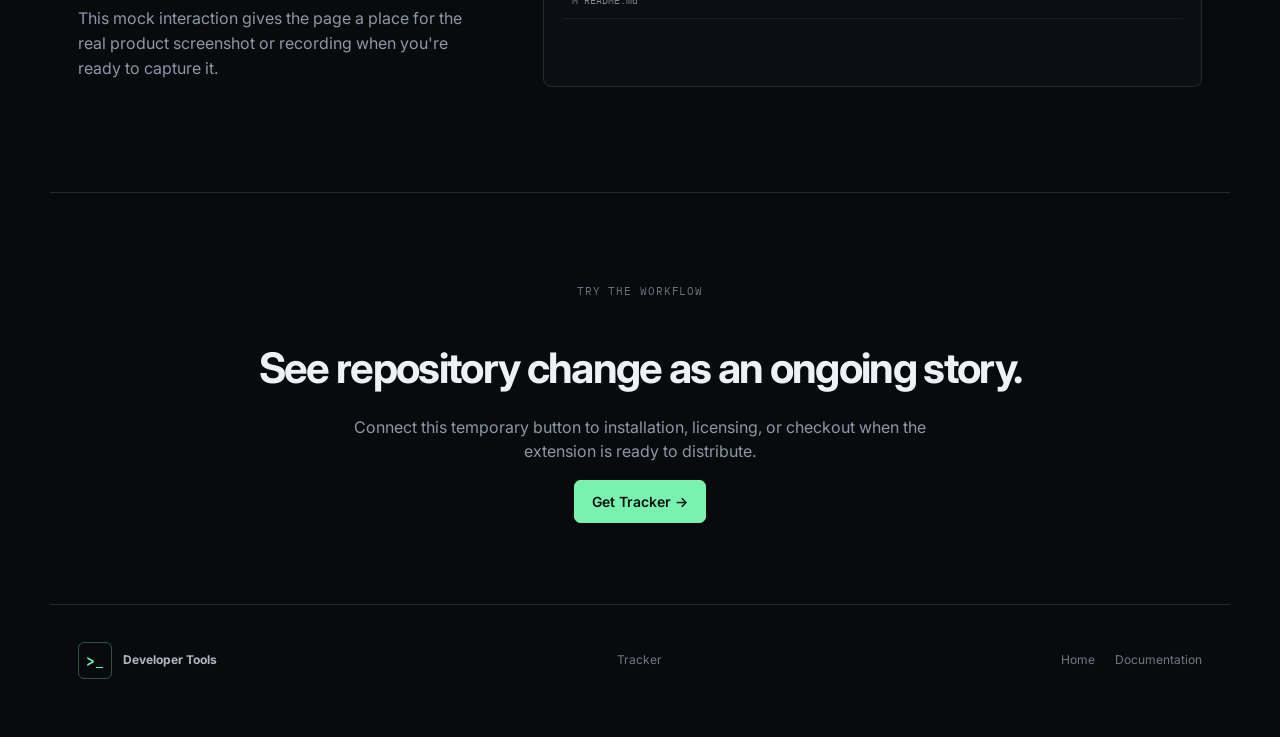
<file: extensions/tracker.html>
<!doctype html><html lang="en"><head><meta charset="utf-8"><meta name="viewport" content="width=device-width,initial-scale=1"><title>Tracker · Developer Tools</title><link rel="stylesheet" href="../css/site.css"><style>
.p-hero{max-width:1180px;margin:auto;padding:92px 28px 80px}.back{font:11px "IBM Plex Mono";color:#7f8996}.p-hero h1{font-size:clamp(54px,8vw,92px);margin:35px 0 18px}.p-hero .intro{font-size:21px;color:#9aa5b3;max-width:800px}.p-grid{max-width:1180px;margin:auto;padding:95px 28px;border-top:1px solid var(--line)}.p-grid-head{display:grid;grid-template-columns:1fr 1fr;gap:70px;margin-bottom:45px}.p-grid-head p{color:var(--muted)}.feature-grid{display:grid;grid-template-columns:repeat(3,1fr);border-left:1px solid var(--line);border-top:1px solid var(--line)}.feature{min-height:255px;padding:27px;border-right:1px solid var(--line);border-bottom:1px solid var(--line);background:#0b0e12}.feature-num{font:9px "IBM Plex Mono";color:#56616e}.feature-icon{font:23px "IBM Plex Mono";color:var(--accent);margin:35px 0 22px}.feature h3{font-size:18px;margin:0 0 8px}.feature p{font-size:13px;color:#7f8996}.demo{max-width:1180px;margin:auto;padding:95px 28px;border-top:1px solid var(--line);display:grid;grid-template-columns:.75fr 1.25fr;gap:70px;align-items:center}.demo p{color:var(--muted)}.demo-ui{border:1px solid var(--line);border-radius:8px;background:#0b0e12;padding:18px;min-height:270px}.fake-title{font:9px "IBM Plex Mono";color:#5d6875;border-bottom:1px solid var(--line);padding-bottom:13px;margin-bottom:14px}.result{padding:10px;border-bottom:1px solid #181e25;font:10px/1.5 "IBM Plex Mono";color:#7f8996}.result.active{border-left:2px solid var(--accent);background:rgba(121,242,176,.055);color:#d4dce5}.cta{max-width:1180px;margin:auto;padding:90px 28px;border-top:1px solid var(--line);text-align:center}.cta p{color:var(--muted);max-width:600px;margin:0 auto 25px}@media(max-width:760px){.feature-grid,.p-grid-head,.demo{grid-template-columns:1fr}}
</style></head><body><header class="site-header"><a class="brand" href="../index.html"><span class="brand-mark">&gt;_</span><span>Developer Tools</span></a><nav><a href="../index.html#extensions">Extensions</a><a href="#" data-placeholder="Add documentation URL">Docs</a><a class="nav-cta" href="#" data-placeholder="Add GitHub URL">GitHub ↗</a></nav></header><main>
<section class="p-hero"><a class="back" href="../index.html">← ALL TOOLS</a><div class="tag" style="margin-top:58px">VERSION CONTROL · HISTORY</div><h1>Tracker</h1><p class="intro">Keep changes visible while the work evolves.</p><div class="hero-actions"><a class="button primary" href="#features">Explore features ↓</a><a class="button buy-temp" href="#" data-placeholder="Temporary Tracker purchase button — connect checkout later">Get Tracker →</a></div></section>
<section class="p-grid" id="features"><div class="section-kicker">01 / CAPABILITIES</div><div class="p-grid-head"><h2>See repository change as an ongoing story.</h2><p>Built around a focused workflow rather than adding another large surface area to the editor.</p></div><div class="feature-grid"><article class="feature"><span class="feature-num">01</span><div class="feature-icon">◎</div><h3>Repository-Wide Tracking</h3><p>Track modifications across the repository instead of looking at one file in isolation.</p></article><article class="feature"><span class="feature-num">02</span><div class="feature-icon">↺</div><h3>Change History</h3><p>Follow how work changes over time rather than only seeing the final state.</p></article><article class="feature"><span class="feature-num">03</span><div class="feature-icon">⌕</div><h3>Change Discovery</h3><p>Get back to modifications that matter without manually reconstructing where work happened.</p></article></div></section>
<section class="demo"><div><div class="section-kicker">02 / IN PRACTICE</div><h2>Don't wait until the final diff.</h2><p>This mock interaction gives the page a place for the real product screenshot or recording when you're ready to capture it.</p></div><div class="demo-ui"><div class="fake-title">Tracker</div><div class="result active">M  services/order/OrderWorkflow.java</div><div class="result">M  libs/shared/OrderRequest.java</div><div class="result">+  tests/OrderWorkflowTest.java</div><div class="result">M  README.md</div></div></section>
<section class="cta"><div class="section-kicker">TRY THE WORKFLOW</div><h2>See repository change as an ongoing story.</h2><p>Connect this temporary button to installation, licensing, or checkout when the extension is ready to distribute.</p><a class="button primary" href="#" data-placeholder="Temporary Tracker purchase button — connect checkout later">Get Tracker →</a></section>
</main><footer><div class="brand"><span class="brand-mark">&gt;_</span><span>Developer Tools</span></div><p>Tracker</p><div><a href="../index.html">Home</a><a href="#" data-placeholder="Add documentation URL">Documentation</a></div></footer><div class="toast" id="toast"></div><script src="../js/site.js"></script>
<div class="theme-picker" aria-label="Theme accent color">
  <span class="theme-picker-label">ACCENT</span>
  <button class="theme-swatch" style="--swatch:#79f2b0" data-theme-color="#79f2b0" title="Mint"></button>
  <button class="theme-swatch" style="--swatch:#63b3ff" data-theme-color="#63b3ff" title="Blue"></button>
  <button class="theme-swatch" style="--swatch:#b58cff" data-theme-color="#b58cff" title="Violet"></button>
  <button class="theme-swatch" style="--swatch:#ffb347" data-theme-color="#ffb347" title="Amber"></button>
  <button class="theme-swatch" style="--swatch:#ff6b7a" data-theme-color="#ff6b7a" title="Red"></button>
  <input class="theme-custom" type="color" value="#79f2b0" title="Custom accent color" aria-label="Custom accent color">
</div>

</body></html>
</file>
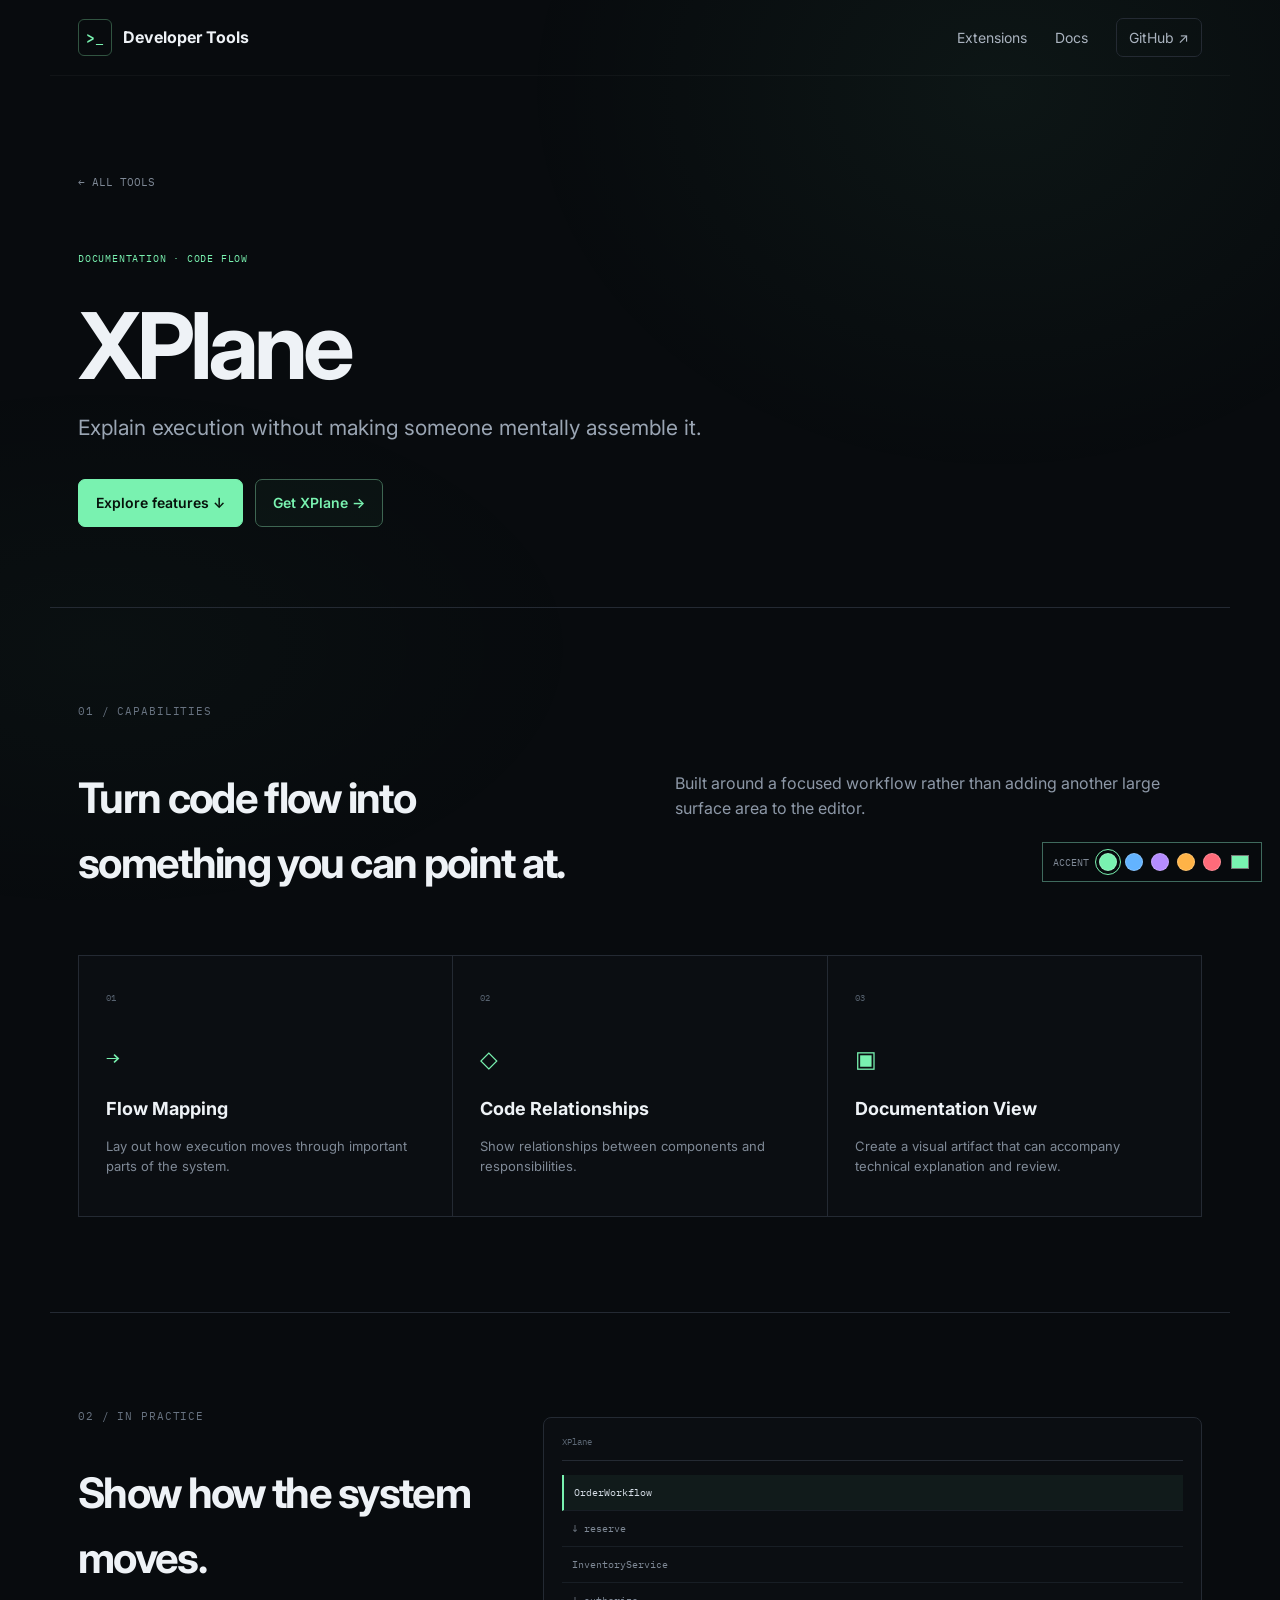
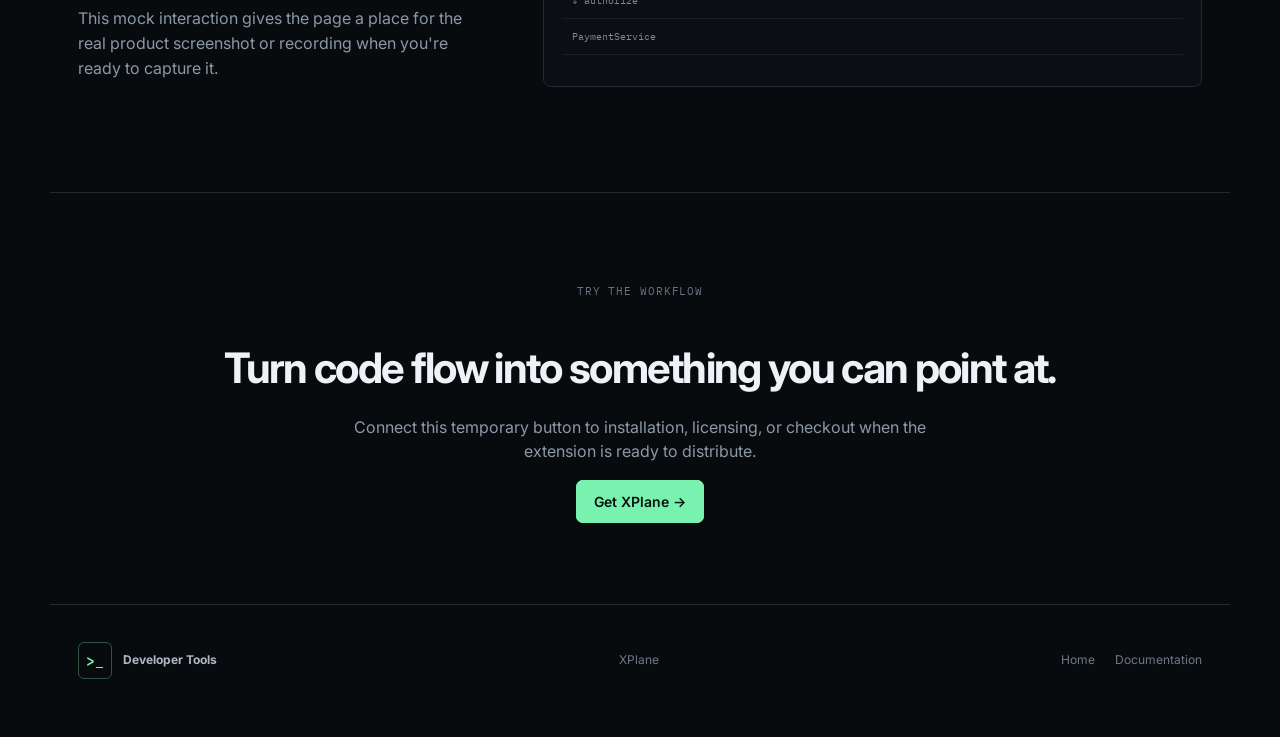
<file: extensions/xplane.html>
<!doctype html><html lang="en"><head><meta charset="utf-8"><meta name="viewport" content="width=device-width,initial-scale=1"><title>XPlane · Developer Tools</title><link rel="stylesheet" href="../css/site.css"><style>
.p-hero{max-width:1180px;margin:auto;padding:92px 28px 80px}.back{font:11px "IBM Plex Mono";color:#7f8996}.p-hero h1{font-size:clamp(54px,8vw,92px);margin:35px 0 18px}.p-hero .intro{font-size:21px;color:#9aa5b3;max-width:800px}.p-grid{max-width:1180px;margin:auto;padding:95px 28px;border-top:1px solid var(--line)}.p-grid-head{display:grid;grid-template-columns:1fr 1fr;gap:70px;margin-bottom:45px}.p-grid-head p{color:var(--muted)}.feature-grid{display:grid;grid-template-columns:repeat(3,1fr);border-left:1px solid var(--line);border-top:1px solid var(--line)}.feature{min-height:255px;padding:27px;border-right:1px solid var(--line);border-bottom:1px solid var(--line);background:#0b0e12}.feature-num{font:9px "IBM Plex Mono";color:#56616e}.feature-icon{font:23px "IBM Plex Mono";color:var(--accent);margin:35px 0 22px}.feature h3{font-size:18px;margin:0 0 8px}.feature p{font-size:13px;color:#7f8996}.demo{max-width:1180px;margin:auto;padding:95px 28px;border-top:1px solid var(--line);display:grid;grid-template-columns:.75fr 1.25fr;gap:70px;align-items:center}.demo p{color:var(--muted)}.demo-ui{border:1px solid var(--line);border-radius:8px;background:#0b0e12;padding:18px;min-height:270px}.fake-title{font:9px "IBM Plex Mono";color:#5d6875;border-bottom:1px solid var(--line);padding-bottom:13px;margin-bottom:14px}.result{padding:10px;border-bottom:1px solid #181e25;font:10px/1.5 "IBM Plex Mono";color:#7f8996}.result.active{border-left:2px solid var(--accent);background:rgba(121,242,176,.055);color:#d4dce5}.cta{max-width:1180px;margin:auto;padding:90px 28px;border-top:1px solid var(--line);text-align:center}.cta p{color:var(--muted);max-width:600px;margin:0 auto 25px}@media(max-width:760px){.feature-grid,.p-grid-head,.demo{grid-template-columns:1fr}}
</style></head><body><header class="site-header"><a class="brand" href="../index.html"><span class="brand-mark">&gt;_</span><span>Developer Tools</span></a><nav><a href="../index.html#extensions">Extensions</a><a href="#" data-placeholder="Add documentation URL">Docs</a><a class="nav-cta" href="#" data-placeholder="Add GitHub URL">GitHub ↗</a></nav></header><main>
<section class="p-hero"><a class="back" href="../index.html">← ALL TOOLS</a><div class="tag" style="margin-top:58px">DOCUMENTATION · CODE FLOW</div><h1>XPlane</h1><p class="intro">Explain execution without making someone mentally assemble it.</p><div class="hero-actions"><a class="button primary" href="#features">Explore features ↓</a><a class="button buy-temp" href="#" data-placeholder="Temporary XPlane purchase button — connect checkout later">Get XPlane →</a></div></section>
<section class="p-grid" id="features"><div class="section-kicker">01 / CAPABILITIES</div><div class="p-grid-head"><h2>Turn code flow into something you can point at.</h2><p>Built around a focused workflow rather than adding another large surface area to the editor.</p></div><div class="feature-grid"><article class="feature"><span class="feature-num">01</span><div class="feature-icon">→</div><h3>Flow Mapping</h3><p>Lay out how execution moves through important parts of the system.</p></article><article class="feature"><span class="feature-num">02</span><div class="feature-icon">◇</div><h3>Code Relationships</h3><p>Show relationships between components and responsibilities.</p></article><article class="feature"><span class="feature-num">03</span><div class="feature-icon">▣</div><h3>Documentation View</h3><p>Create a visual artifact that can accompany technical explanation and review.</p></article></div></section>
<section class="demo"><div><div class="section-kicker">02 / IN PRACTICE</div><h2>Show how the system moves.</h2><p>This mock interaction gives the page a place for the real product screenshot or recording when you're ready to capture it.</p></div><div class="demo-ui"><div class="fake-title">XPlane</div><div class="result active">OrderWorkflow</div><div class="result">   ↓ reserve</div><div class="result">InventoryService</div><div class="result">   ↓ authorize</div><div class="result">PaymentService</div></div></section>
<section class="cta"><div class="section-kicker">TRY THE WORKFLOW</div><h2>Turn code flow into something you can point at.</h2><p>Connect this temporary button to installation, licensing, or checkout when the extension is ready to distribute.</p><a class="button primary" href="#" data-placeholder="Temporary XPlane purchase button — connect checkout later">Get XPlane →</a></section>
</main><footer><div class="brand"><span class="brand-mark">&gt;_</span><span>Developer Tools</span></div><p>XPlane</p><div><a href="../index.html">Home</a><a href="#" data-placeholder="Add documentation URL">Documentation</a></div></footer><div class="toast" id="toast"></div><script src="../js/site.js"></script>
<div class="theme-picker" aria-label="Theme accent color">
  <span class="theme-picker-label">ACCENT</span>
  <button class="theme-swatch" style="--swatch:#79f2b0" data-theme-color="#79f2b0" title="Mint"></button>
  <button class="theme-swatch" style="--swatch:#63b3ff" data-theme-color="#63b3ff" title="Blue"></button>
  <button class="theme-swatch" style="--swatch:#b58cff" data-theme-color="#b58cff" title="Violet"></button>
  <button class="theme-swatch" style="--swatch:#ffb347" data-theme-color="#ffb347" title="Amber"></button>
  <button class="theme-swatch" style="--swatch:#ff6b7a" data-theme-color="#ff6b7a" title="Red"></button>
  <input class="theme-custom" type="color" value="#79f2b0" title="Custom accent color" aria-label="Custom accent color">
</div>

</body></html>
</file>
<file: css/site.css>
@import url('https://fonts.googleapis.com/css2?family=IBM+Plex+Mono:wght@400;500;600&family=Inter:wght@400;500;600;700;800&display=swap');

:root{--bg:#090b0e;--panel:#0f1217;--panel2:#13171d;--line:#242a33;--text:#eef2f6;--muted:#8d98a7;--accent:#79f2b0;--accent2:#a5ffd0;--max:1180px}
*{box-sizing:border-box}html{scroll-behavior:smooth}body{margin:0;background:var(--bg);color:var(--text);font-family:Inter,system-ui,sans-serif;line-height:1.55}.noise{position:fixed;inset:0;pointer-events:none;opacity:.025;background-image:url("data:image/svg+xml,%3Csvg viewBox='0 0 180 180' xmlns='http://www.w3.org/2000/svg'%3E%3Cfilter id='n'%3E%3CfeTurbulence type='fractalNoise' baseFrequency='.9' numOctaves='3' stitchTiles='stitch'/%3E%3C/filter%3E%3Crect width='100%25' height='100%25' filter='url(%23n)' opacity='.5'/%3E%3C/svg%3E")}
a{color:inherit;text-decoration:none}.site-header{height:76px;display:flex;align-items:center;justify-content:space-between;max-width:var(--max);margin:auto;padding:0 28px;border-bottom:1px solid rgba(255,255,255,.04)}.brand{display:flex;gap:11px;align-items:center;font-weight:700}.brand-mark{font:600 15px "IBM Plex Mono";color:var(--accent);border:1px solid #315441;padding:5px 7px;border-radius:6px}.site-header nav{display:flex;align-items:center;gap:28px;font-size:14px;color:#aab3bf}.site-header nav a:hover,footer a:hover{color:var(--text)}.nav-cta{border:1px solid var(--line);padding:8px 12px;border-radius:7px}.hero{max-width:var(--max);margin:auto;padding:105px 28px 92px;position:relative;overflow:hidden}.hero:after{content:"";position:absolute;width:620px;height:620px;right:-300px;top:-170px;background:radial-gradient(circle,rgba(121,242,176,.09),transparent 66%);pointer-events:none}.eyebrow,.section-kicker,.tag{font-family:"IBM Plex Mono",monospace;letter-spacing:.08em;text-transform:uppercase}.eyebrow{font-size:12px;color:#aab3bf;display:flex;gap:9px;align-items:center}.pulse{width:7px;height:7px;background:var(--accent);border-radius:50%;box-shadow:0 0 12px var(--accent)}h1{font-size:clamp(48px,7.2vw,88px);letter-spacing:-.055em;line-height:.98;margin:24px 0 25px;max-width:900px}h1 span{color:#7f8996}.hero-copy{font-size:19px;color:#9aa5b3;max-width:680px}.hero-actions{display:flex;gap:12px;margin-top:34px}.button{padding:12px 17px;border-radius:7px;font-weight:600;font-size:14px;border:1px solid var(--line)}.button.primary{background:var(--accent);color:#06120b;border-color:var(--accent)}.button.primary:hover{background:var(--accent2)}.button.secondary:hover{border-color:#4c5664}.terminal-card{margin-top:72px;border:1px solid var(--line);background:#0b0e12;border-radius:10px;max-width:730px;box-shadow:0 25px 70px rgba(0,0,0,.28)}.terminal-bar{height:39px;border-bottom:1px solid var(--line);display:flex;align-items:center;padding:0 13px;gap:7px;color:#626d7b;font:11px "IBM Plex Mono"}.terminal-bar i,.window-titlebar i{width:8px;height:8px;border-radius:50%;background:#333a44}.terminal-bar span{margin-left:8px}.terminal-body{padding:22px;font:13px/2 "IBM Plex Mono";color:#9aa5b3}.terminal-body strong{color:#d9e0e7;font-weight:500}.prompt{color:var(--accent);margin-right:9px}.muted{color:#606b78;display:inline-block;width:190px}.cursor{display:inline-block;width:7px;height:14px;background:var(--accent);vertical-align:-2px;animation:blink 1s steps(1) infinite}@keyframes blink{50%{opacity:0}}.section{max-width:var(--max);margin:auto;padding:100px 28px;border-top:1px solid var(--line)}.section-kicker{font-size:11px;color:#687381;margin-bottom:35px}.featured-grid{display:grid;grid-template-columns:.85fr 1.35fr;gap:75px;align-items:center}.tag{font-size:10px;color:var(--accent)}h2{font-size:42px;letter-spacing:-.04em;margin:10px 0 15px}.featured-copy .lede{font-size:19px;color:#d6dde5}.featured-copy p:not(.lede){color:var(--muted)}.feature-list{display:grid;grid-template-columns:1fr 1fr;gap:8px;margin:25px 0}.feature-list span{font:12px "IBM Plex Mono";color:#aab3bf}.feature-list span:before{content:"✓";color:var(--accent);margin-right:8px}.inline-actions{display:flex;gap:22px;margin-top:28px}.text-link{font-size:13px;font-weight:600}.text-link:hover{color:var(--accent)}.subdued{color:#7f8996}.demo-window{border:1px solid #2b323c;border-radius:9px;background:#0d1014;overflow:hidden;box-shadow:0 35px 90px rgba(0,0,0,.35)}.window-titlebar{height:43px;display:flex;align-items:center;justify-content:space-between;border-bottom:1px solid var(--line);padding:0 13px;font:10px "IBM Plex Mono";color:#7e8997}.window-titlebar>div{display:flex;gap:6px}.window-titlebar b{font-weight:500;color:#ef8c8c}.mock-editor{display:grid;grid-template-columns:115px 1fr;min-height:310px;position:relative}.mock-sidebar{padding:20px 12px;border-right:1px solid var(--line);display:flex;flex-direction:column;gap:16px;font:8px "IBM Plex Mono";color:#56616e}.mock-sidebar .active{color:var(--accent)}pre{margin:0;padding:30px 18px;font:11px/2 "IBM Plex Mono";overflow:hidden;color:#c4ccd6}.ln{color:#46505d;display:inline-block;width:25px}.kw{color:#c69cf4}.dim{color:#697481}.active-line{color:var(--accent)}.active-code{background:rgba(121,242,176,.08);color:#e1f7ea;padding:5px 8px;border-left:2px solid var(--accent)}.timeline{position:absolute;left:115px;right:0;bottom:0;border-top:1px solid var(--line);height:48px;background:#0a0d10;display:flex;align-items:center;gap:11px;padding:0 14px;font:9px "IBM Plex Mono";color:#687381}.timeline div{display:flex;align-items:center;gap:4px;flex:1}.timeline i{height:4px;flex:1;background:#2a313a}.timeline i.now{background:var(--accent);box-shadow:0 0 8px rgba(121,242,176,.4)}.timeline b{font-weight:400}.demo-caption{font:9px "IBM Plex Mono";color:#596471;padding:10px 13px;border-top:1px solid var(--line)}.section-heading{display:flex;justify-content:space-between;align-items:end;margin-bottom:32px}.section-heading .section-kicker{margin-bottom:7px}.section-heading h2{margin:0}.filters{display:flex;gap:5px;flex-wrap:wrap;justify-content:flex-end}.filters button{border:1px solid var(--line);background:transparent;color:#798492;border-radius:20px;padding:7px 11px;font:10px "IBM Plex Mono";cursor:pointer}.filters button:hover,.filters button.active{border-color:#436452;color:var(--accent);background:rgba(121,242,176,.04)}.extension-grid{display:grid;grid-template-columns:repeat(4,1fr);border-top:1px solid var(--line);border-left:1px solid var(--line)}.extension-card{min-height:260px;padding:24px;border-right:1px solid var(--line);border-bottom:1px solid var(--line);display:flex;flex-direction:column;justify-content:space-between;background:#0b0e12;transition:.2s ease}.extension-card:hover{background:#11161a;transform:translateY(-2px)}.extension-card.hidden{display:none}.extension-card.standout{background:linear-gradient(145deg,rgba(121,242,176,.07),#0b0e12 58%)}.card-top{display:flex;justify-content:space-between}.icon{width:38px;height:38px;border:1px solid #303843;border-radius:8px;display:grid;place-items:center;font:17px "IBM Plex Mono";color:#b8c2ce}.card-arrow{color:#56616e}.extension-card:hover .card-arrow{color:var(--accent)}.extension-card h3{font-size:18px;margin:8px 0}.extension-card p{font-size:13px;color:#7f8996;margin:0}.philosophy{display:grid;grid-template-columns:150px 1.6fr 1fr;gap:45px;align-items:start}.philosophy .section-kicker{margin:8px 0}.philosophy blockquote{font-size:29px;line-height:1.35;letter-spacing:-.025em;margin:0}.philosophy blockquote em{font-style:normal;color:var(--accent)}.philosophy p{color:var(--muted);font-size:14px}footer{max-width:var(--max);margin:auto;border-top:1px solid var(--line);padding:34px 28px 55px;display:flex;align-items:center;justify-content:space-between;color:#6e7987;font-size:12px}footer .brand{color:#aeb7c2}footer div:last-child{display:flex;gap:20px}.toast{position:fixed;bottom:24px;left:50%;transform:translate(-50%,20px);background:#171c22;border:1px solid #343d48;color:#dbe2e9;padding:10px 14px;border-radius:7px;font-size:12px;opacity:0;pointer-events:none;transition:.2s}.toast.show{opacity:1;transform:translate(-50%,0)}
@media(max-width:900px){.featured-grid{grid-template-columns:1fr}.extension-grid{grid-template-columns:repeat(2,1fr)}.section-heading{display:block}.filters{justify-content:flex-start;margin-top:20px}.philosophy{grid-template-columns:1fr}.site-header nav a:not(.nav-cta){display:none}}
@media(max-width:600px){.site-header,.hero,.section,footer{padding-left:18px;padding-right:18px}.hero{padding-top:70px}.hero h1{font-size:49px}.hero-copy{font-size:16px}.hero-actions{flex-direction:column;align-items:flex-start}.terminal-card{margin-top:50px}.muted{width:auto;margin-right:10px}.featured-grid{gap:40px}.mock-editor{grid-template-columns:82px 1fr}.mock-sidebar{padding:18px 8px}.timeline{left:82px}.extension-grid{grid-template-columns:1fr}.extension-card{min-height:220px}.section{padding-top:70px;padding-bottom:70px}h2{font-size:34px}footer{align-items:flex-start;gap:25px;flex-direction:column}}
/* Search Bundle */
.bundle-header{display:grid;grid-template-columns:1fr 1fr;gap:75px;align-items:end;margin-bottom:42px}
.bundle-header h2{font-size:48px;margin:10px 0 0;max-width:540px}
.bundle-header p{color:var(--muted);margin:0 0 22px;max-width:560px}
.bundle-grid{display:grid;grid-template-columns:repeat(2,1fr);border-top:1px solid var(--line);border-left:1px solid var(--line)}
.bundle-card{position:relative;min-height:250px;padding:27px;border-right:1px solid var(--line);border-bottom:1px solid var(--line);background:#0b0e12;display:grid;grid-template-columns:44px 1fr;grid-template-rows:auto 1fr;column-gap:20px;transition:.2s ease}
.bundle-card:hover{background:linear-gradient(135deg,rgba(121,242,176,.065),#0d1115 60%);transform:translateY(-2px)}
.bundle-number{font:9px "IBM Plex Mono";color:#4f5966;grid-column:1}
.bundle-glyph{font:25px "IBM Plex Mono";color:var(--accent);grid-column:1;grid-row:2;margin-top:28px}
.bundle-card>div:nth-child(3){grid-column:2;grid-row:1/3;padding-top:40px}
.bundle-card h3{font-size:21px;margin:7px 0 9px}
.bundle-card p{font-size:13px;color:#7f8996;margin:0;max-width:430px}
.bundle-arrow{position:absolute;right:24px;top:24px;color:#4f5966}
.bundle-card:hover .bundle-arrow{color:var(--accent)}
.bundle-footer{border:1px solid var(--line);border-top:0;padding:16px 20px;display:flex;justify-content:space-between;align-items:center;font:9px "IBM Plex Mono";color:#596471;background:#090c0f}
.bundle-flow{display:flex;gap:14px;align-items:center}.bundle-flow b{font-weight:500;color:#aab3bf}.bundle-flow i{font-style:normal;color:var(--accent)}
@media(max-width:800px){.bundle-header{grid-template-columns:1fr;gap:20px}.bundle-grid{grid-template-columns:1fr}.bundle-footer>span{display:none}.bundle-footer{justify-content:center}}

/* Commercial / persuasion pass */
.buy-temp{border-color:#3e6652!important;color:var(--accent)!important;background:rgba(121,242,176,.035)}
.buy-temp:hover{background:rgba(121,242,176,.09)}
.purchase-strip{display:grid;grid-template-columns:1.4fr .6fr;gap:70px;align-items:center;background:linear-gradient(110deg,rgba(121,242,176,.045),transparent 55%)}
.purchase-strip h2{font-size:43px;max-width:720px;margin:0 0 14px}.purchase-strip p{color:var(--muted);max-width:690px}.purchase-strip .section-kicker{margin-bottom:14px}
.purchase-actions{display:flex;flex-direction:column;align-items:flex-start;gap:10px}.purchase-actions span{font:9px "IBM Plex Mono";color:#596471}
@media(max-width:760px){.purchase-strip{grid-template-columns:1fr;gap:25px}}

/* Product category showcases */
.category-head{display:grid;grid-template-columns:1fr 1fr;gap:70px;align-items:end;margin-bottom:40px}.category-head h2{font-size:45px;margin:9px 0 0}.category-head>p{color:var(--muted);max-width:540px}
.category-grid{display:grid;border-left:1px solid var(--line);border-top:1px solid var(--line)}.category-grid.two{grid-template-columns:repeat(2,1fr)}
.category-card{position:relative;min-height:300px;padding:30px;border-right:1px solid var(--line);border-bottom:1px solid var(--line);background:#0b0e12;transition:.2s;display:flex;flex-direction:column;align-items:flex-start}
.category-card:hover{background:linear-gradient(140deg,rgba(121,242,176,.055),#0b0e12 60%);transform:translateY(-2px)}.category-no{font:9px "IBM Plex Mono";color:#4f5966}.category-symbol{font:28px "IBM Plex Mono";color:var(--accent);margin:42px 0 25px}.category-card h3{font-size:23px;margin:0 0 10px}.category-card p{font-size:13px;color:#7f8996;max-width:480px;margin:0 0 25px}.category-card .text-link{margin-top:auto}
@media(max-width:760px){.category-head,.category-grid.two{grid-template-columns:1fr}.category-head{gap:15px}}


/* Quiet background depth + user-selectable accent */
:root{
  --theme-accent: #79f2b0;
  --accent: var(--theme-accent);
}
body{
  position:relative;
  background-color:#080b0e;
}
body::before{
  content:"";
  position:fixed;
  inset:0;
  z-index:0;
  pointer-events:none;
  background:
    radial-gradient(ellipse at 78% 10%, color-mix(in srgb,var(--theme-accent) 5%,transparent), transparent 34%),
    radial-gradient(ellipse at 8% 72%, color-mix(in srgb,var(--theme-accent) 2.5%,transparent), transparent 30%);
}
body>*{position:relative;z-index:1}

/* Theme color picker */
.theme-picker{
  position:fixed;
  right:18px;
  bottom:18px;
  z-index:1000;
  display:flex;
  align-items:center;
  gap:8px;
  padding:8px 10px;
  border:1px solid color-mix(in srgb,var(--theme-accent) 30%,#26303a);
  background:rgba(8,11,14,.90);
  backdrop-filter:blur(10px);
  font:10px "IBM Plex Mono",monospace;
  color:#7f8996;
}
.theme-picker-label{margin-right:2px}
.theme-swatch{
  appearance:none;
  width:18px;height:18px;
  border:1px solid rgba(255,255,255,.22);
  border-radius:50%;
  cursor:pointer;
  background:var(--swatch);
  padding:0;
}
.theme-swatch:hover,.theme-swatch.active{
  outline:1px solid var(--theme-accent);
  outline-offset:3px;
}
.theme-custom{
  width:22px;height:22px;border:0;padding:0;background:transparent;cursor:pointer;
}
@media(max-width:700px){
  .theme-picker{right:10px;bottom:10px}
  .theme-picker-label{display:none}
}


/* Replay media fallback: placeholders are only visible when their media is unavailable. */
.media-loaded .media-placeholder,
.media-loaded .drop-in { display:none !important; }
</file>
